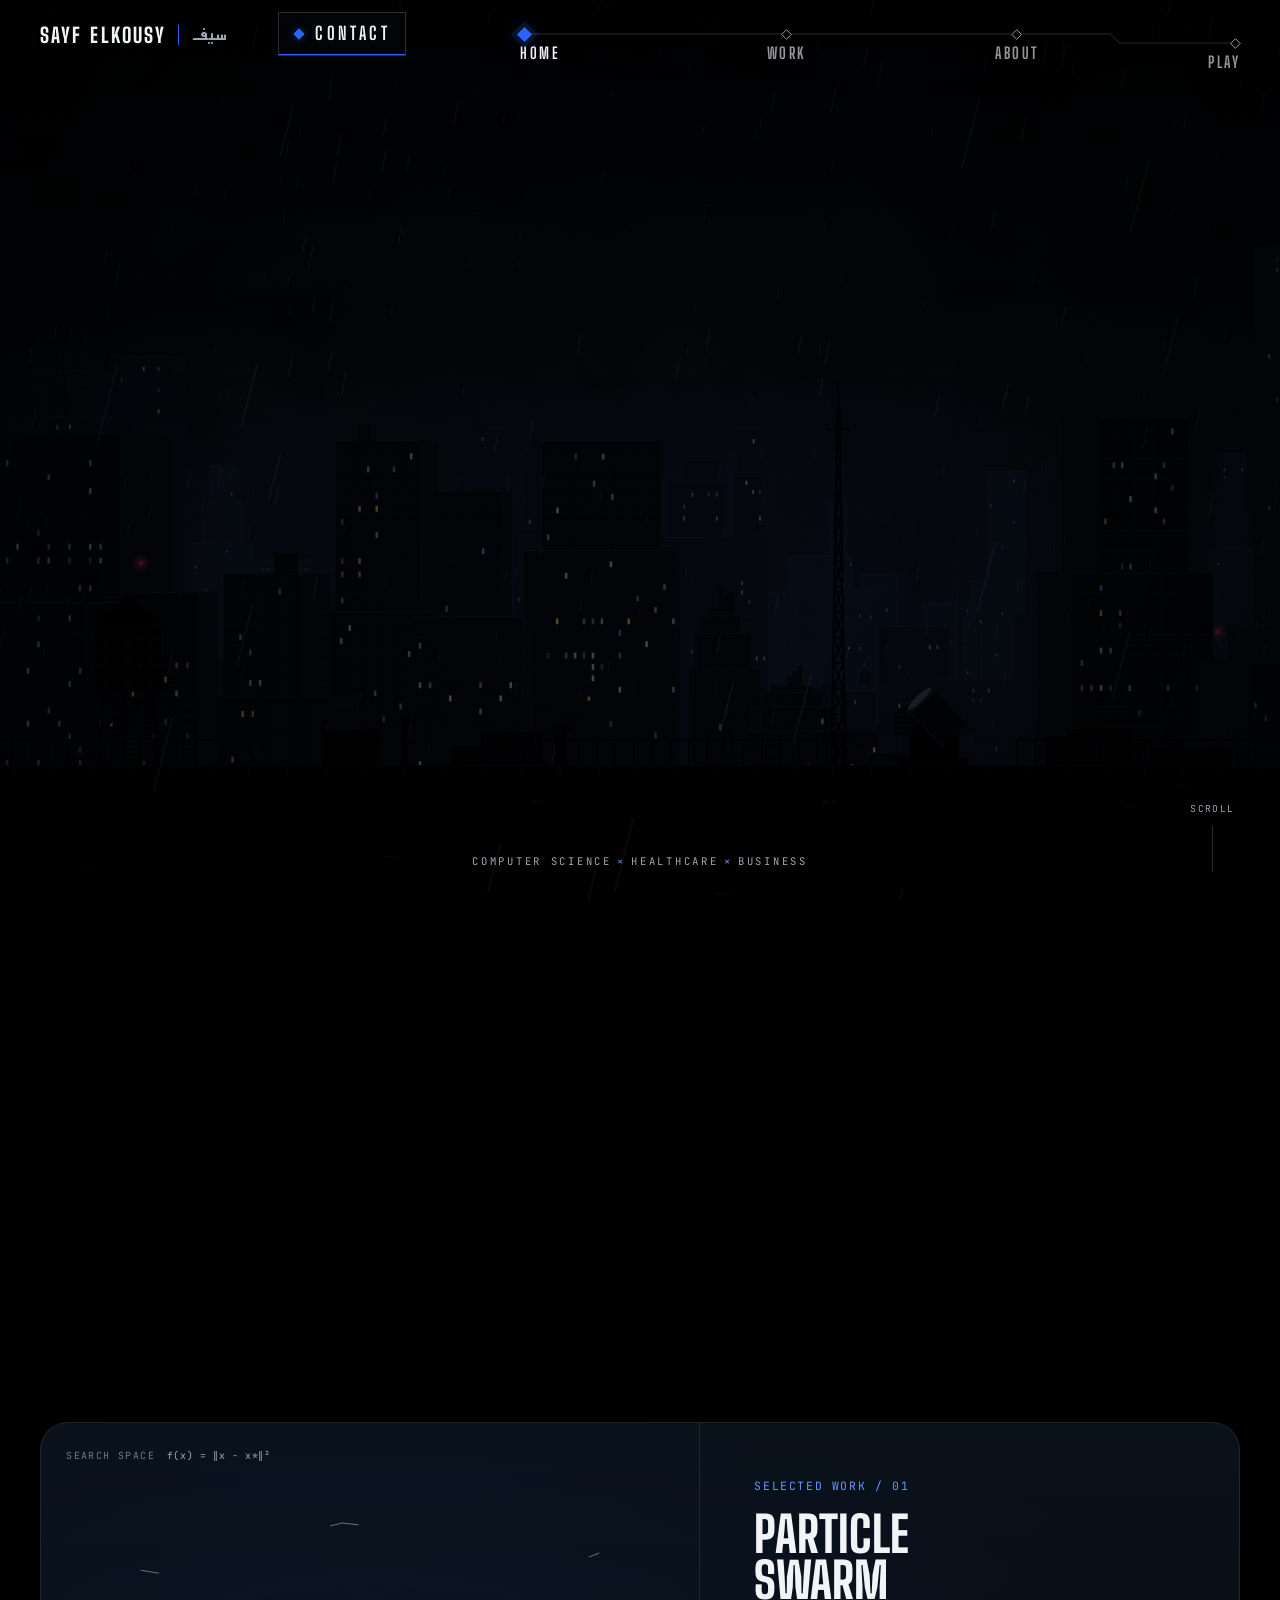
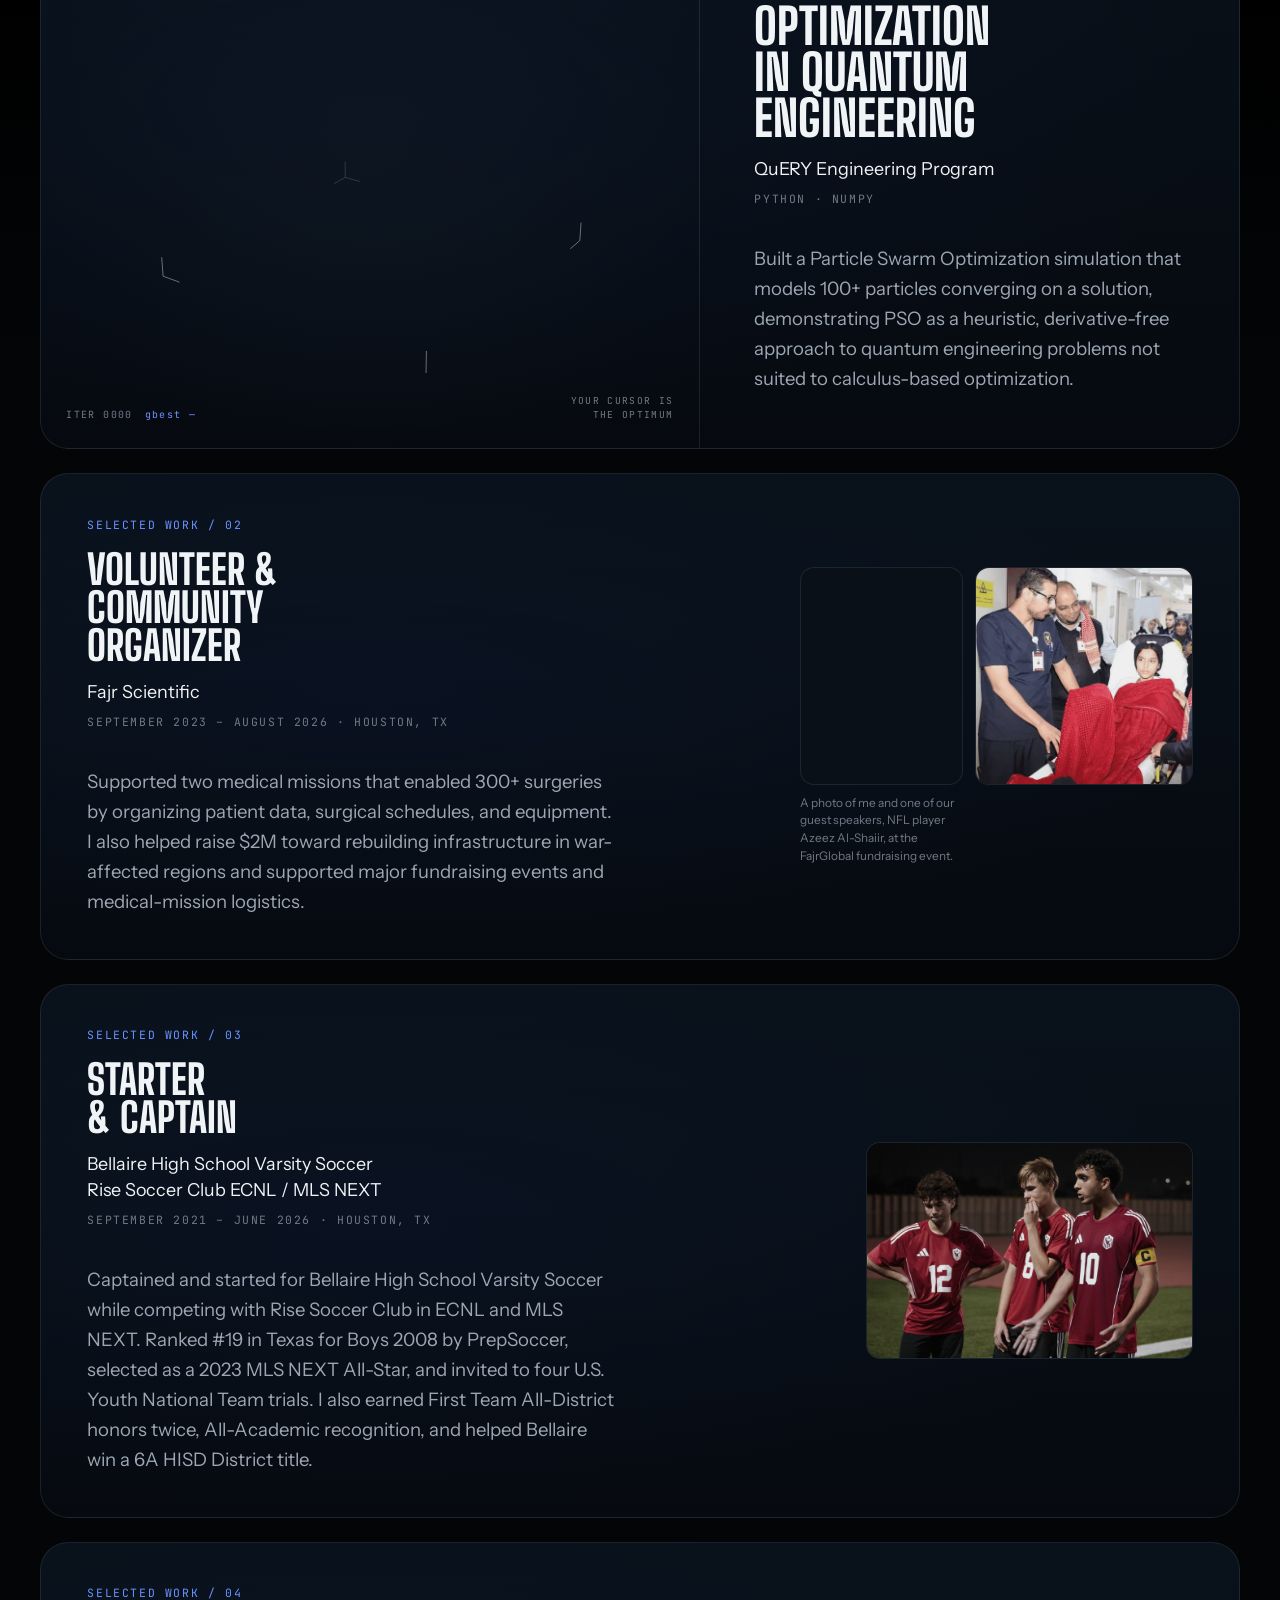
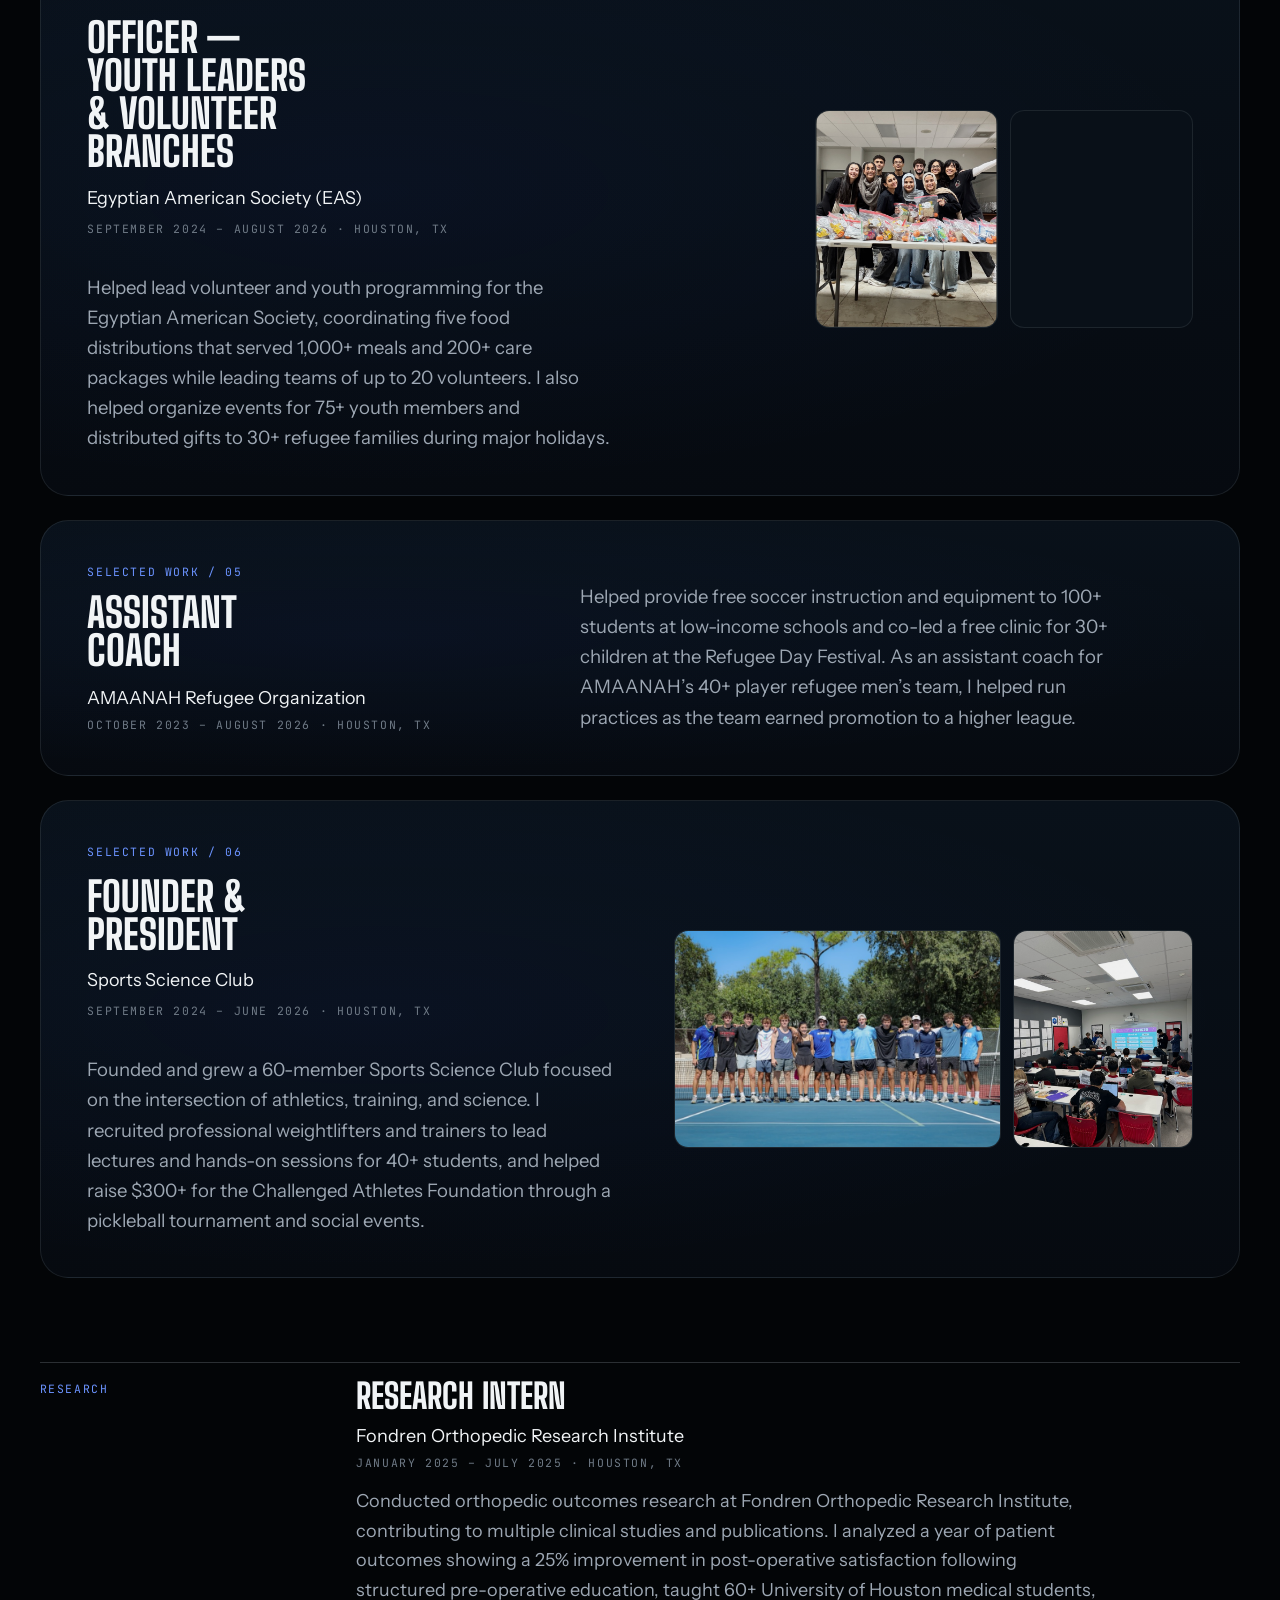
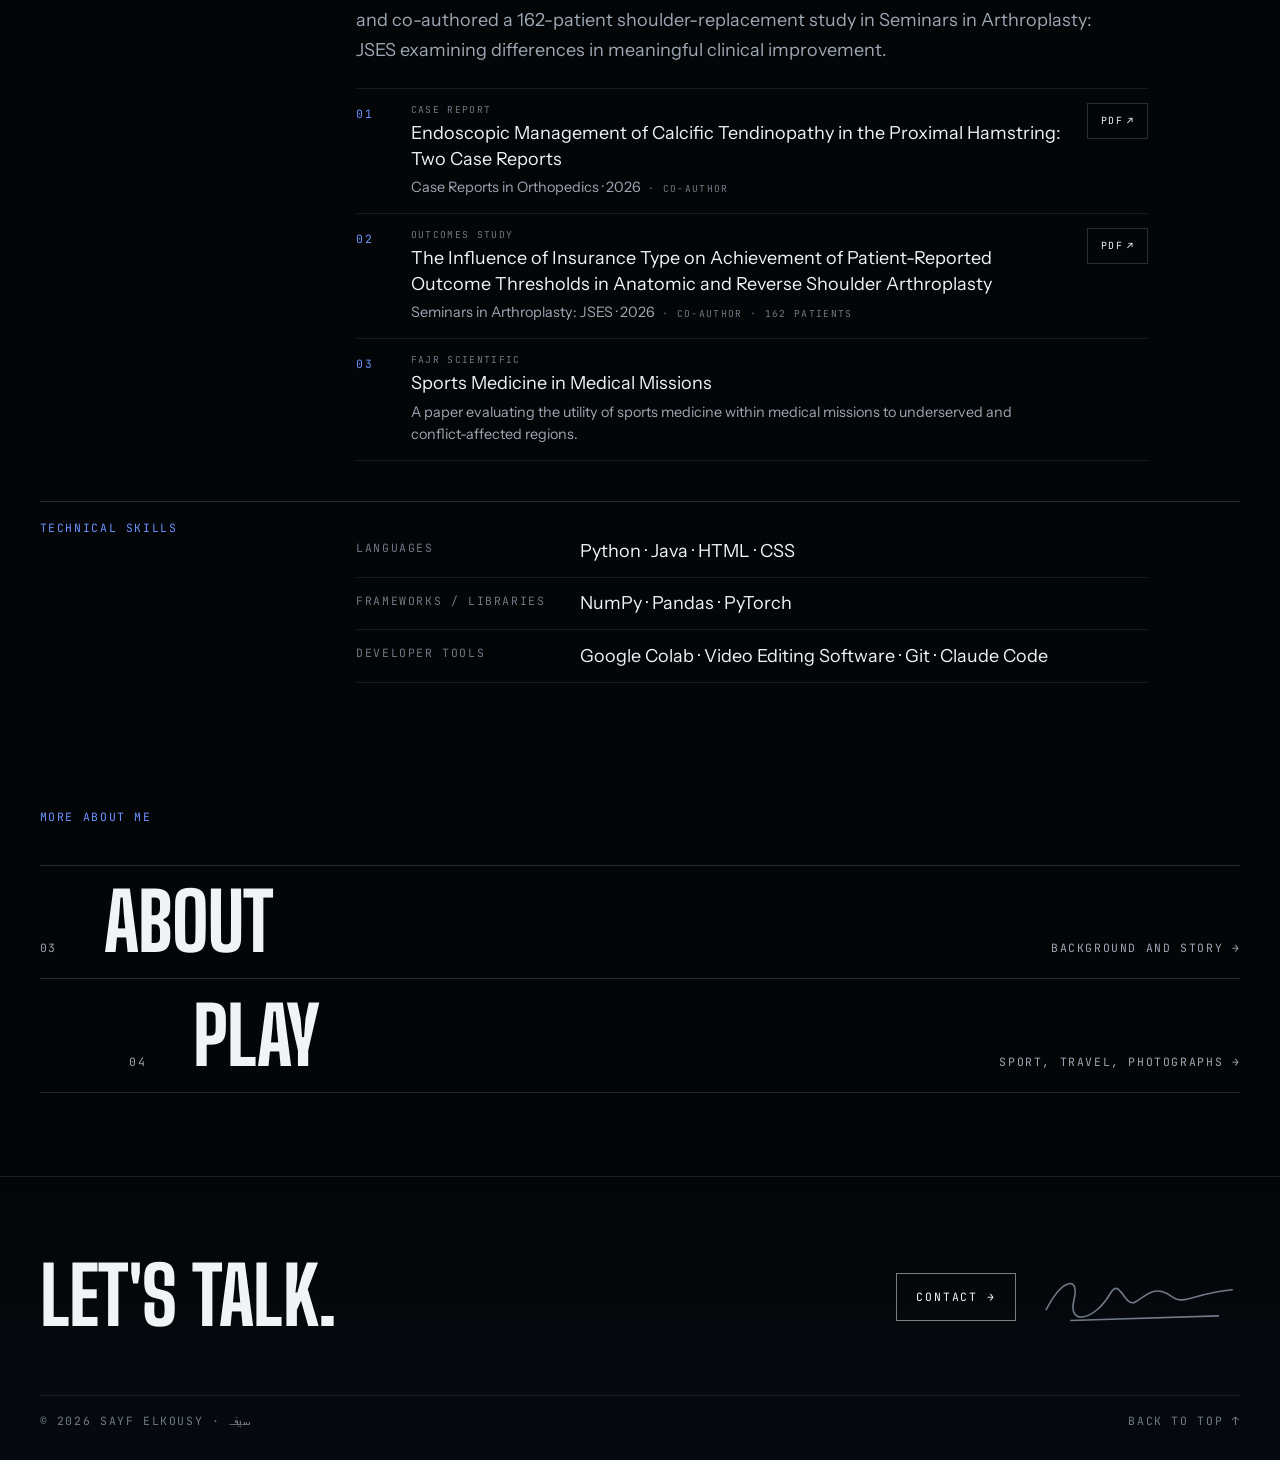
<file: index.html>
<!doctype html>
<html lang="en" dir="ltr">
<head>
  <meta charset="utf-8" />
  <meta name="viewport" content="width=device-width, initial-scale=1, viewport-fit=cover" />
  <title>Sayf Elkousy</title>
  <meta name="description" content="Sayf Elkousy — Houston-born, Egyptian American, interested in computer science and where it meets policy, business, and medicine." />
  <meta name="theme-color" content="#030507" />
  <meta name="color-scheme" content="dark" />
  <link rel="icon" href="assets/img/favicon.svg" type="image/svg+xml" />

  <link rel="preconnect" href="https://fonts.googleapis.com" />
  <link rel="preconnect" href="https://fonts.gstatic.com" crossorigin />
  <link rel="stylesheet" href="https://fonts.googleapis.com/css2?family=Big+Shoulders+Display:wght@300..900&family=Instrument+Sans:wdth,wght@75..100,400..700&family=JetBrains+Mono:wght@400;500&family=Reem+Kufi:wght@400..700&family=Caveat:wght@500;600&display=swap" />

  <link rel="stylesheet" href="assets/css/tokens.css" />
  <link rel="stylesheet" href="assets/css/base.css" />
  <link rel="stylesheet" href="assets/css/components.css" />
  <link rel="stylesheet" href="assets/css/nav.css" />
  <link rel="stylesheet" href="assets/css/sidebar.css" />
  <link rel="stylesheet" href="assets/css/transition.css" />
  <link rel="stylesheet" href="assets/css/cursor.css" />
  <link rel="stylesheet" href="assets/css/home.css" />
  <link rel="stylesheet" href="assets/css/work.css" />
  <link rel="stylesheet" href="assets/css/pso.css" />
  <link rel="stylesheet" href="assets/css/about.css" />
  <link rel="stylesheet" href="assets/css/play.css" />

  <script type="module" src="assets/js/main.js"></script>
</head>
<body>
  <a class="skip-link" href="#main">Skip to content</a>

  <!-- Layer 1: architectural grid, shared by every page -->
  <div class="grid-lines" aria-hidden="true"><i></i><i></i><i></i><i></i><i></i><i></i><i></i><i></i><i></i><i></i><i></i><i></i><i></i></div>

  <header id="site-nav" class="site-nav"></header>

  <main id="main" tabindex="-1">
    <noscript>
      <div class="noscript">
        <p class="mono">This site needs JavaScript.</p>
        <p>Sayf Elkousy. <a href="./#work">Work</a> · <a href="about">About</a> · <a href="play">Play</a> · <a href="mailto:sayfelkousy@gmail.com">Email</a></p>
      </div>
    </noscript>
  </main>

  <div id="route-transition" class="route-transition" aria-hidden="true"></div>
  <div id="route-announcer" class="visually-hidden" aria-live="polite" aria-atomic="true"></div>
</body>
</html>
</file>
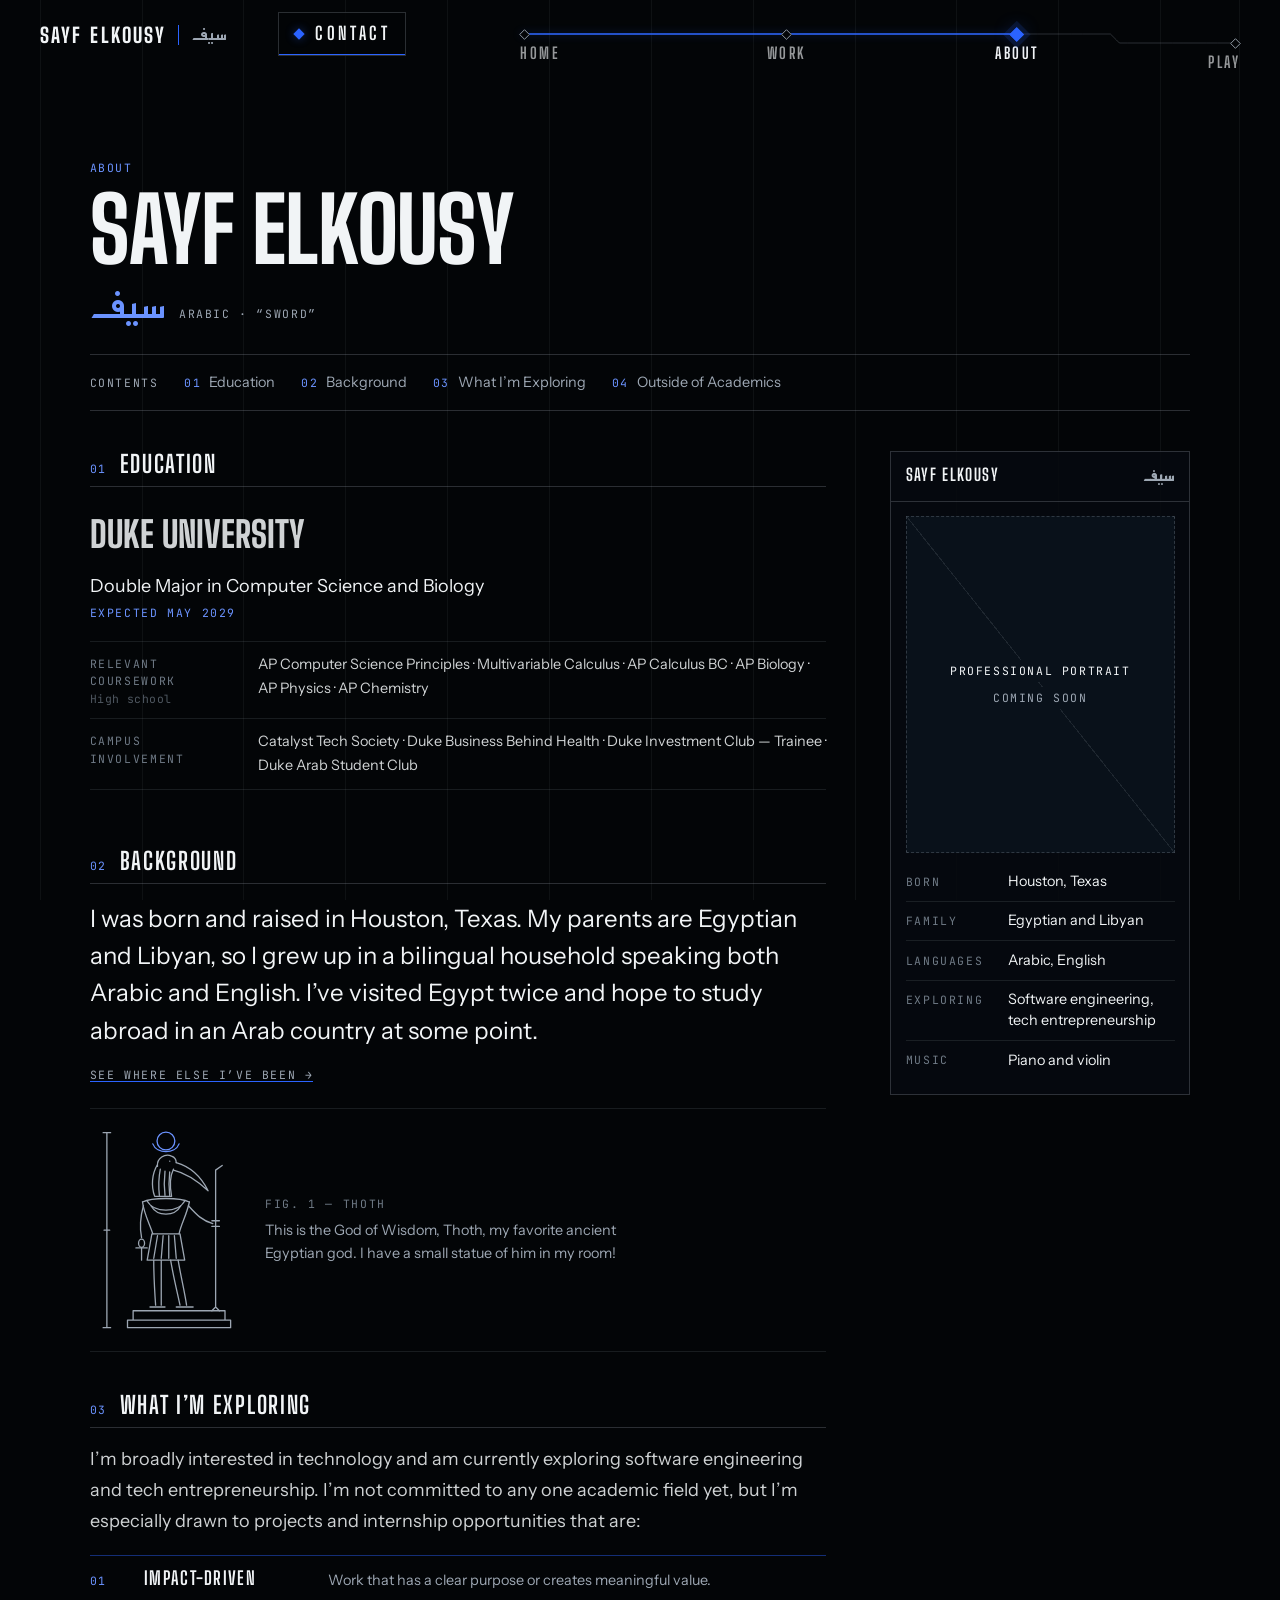
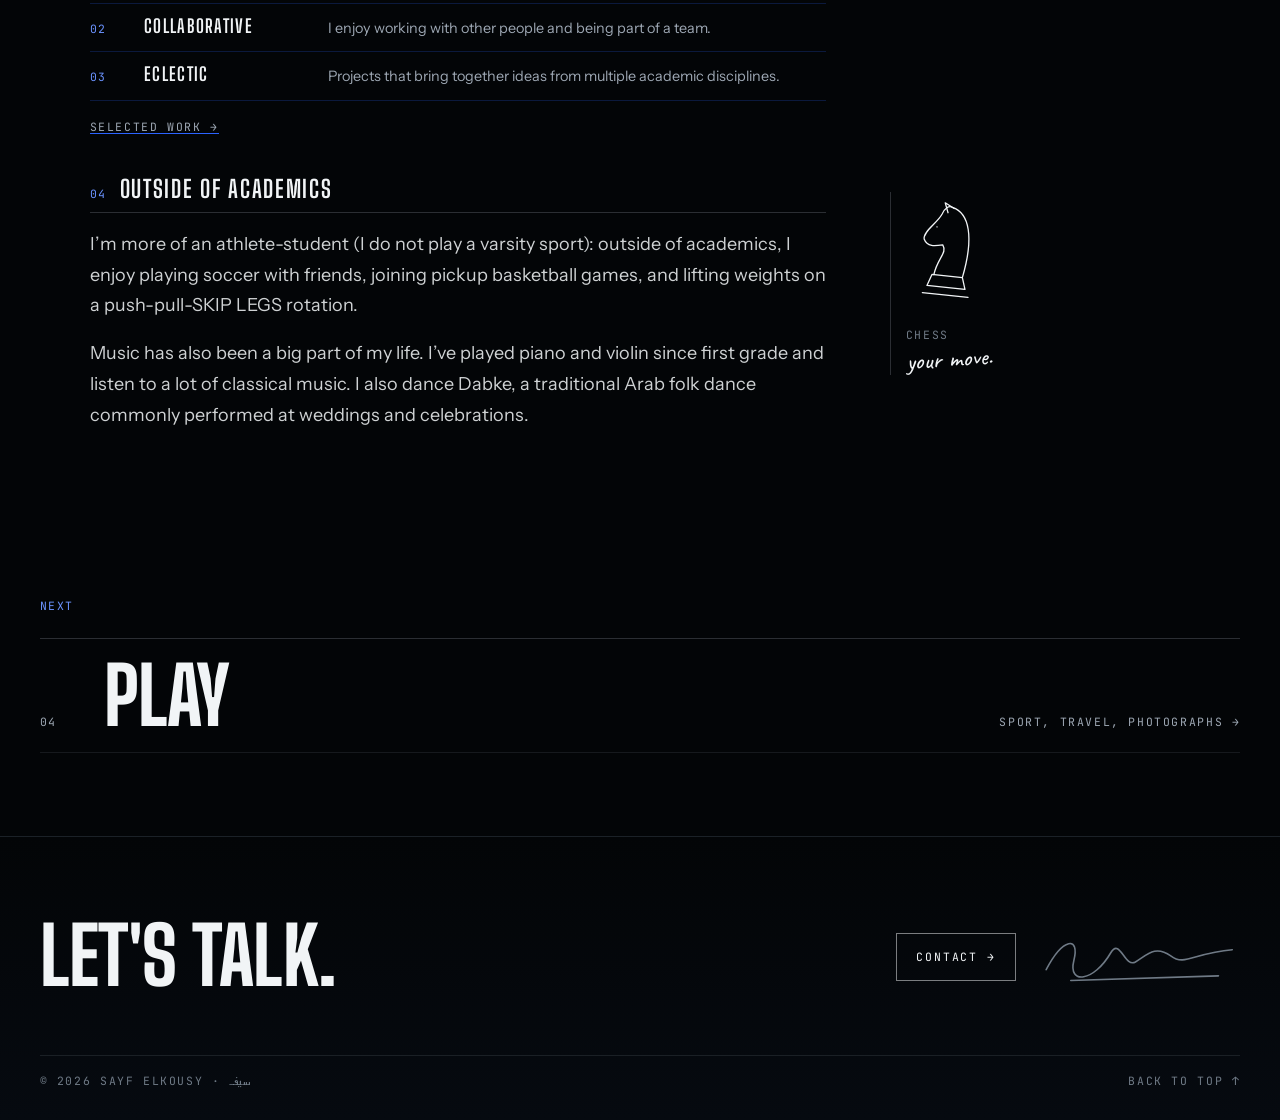
<file: about/index.html>
<!doctype html>
<!-- GENERATED by tools/build_routes.py from index.html — do not edit directly -->
<html lang="en" dir="ltr">
<head>
  <meta charset="utf-8" />
  <meta name="viewport" content="width=device-width, initial-scale=1, viewport-fit=cover" />
  <title>About — Sayf Elkousy</title>
  <meta name="description" content="Houston-born, Egyptian American, fluent in Arabic. The story so far." />
  <meta name="theme-color" content="#030507" />
  <meta name="color-scheme" content="dark" />
  <link rel="icon" href="../assets/img/favicon.svg" type="image/svg+xml" />

  <link rel="preconnect" href="https://fonts.googleapis.com" />
  <link rel="preconnect" href="https://fonts.gstatic.com" crossorigin />
  <link rel="stylesheet" href="https://fonts.googleapis.com/css2?family=Big+Shoulders+Display:wght@300..900&family=Instrument+Sans:wdth,wght@75..100,400..700&family=JetBrains+Mono:wght@400;500&family=Reem+Kufi:wght@400..700&family=Caveat:wght@500;600&display=swap" />

  <link rel="stylesheet" href="../assets/css/tokens.css" />
  <link rel="stylesheet" href="../assets/css/base.css" />
  <link rel="stylesheet" href="../assets/css/components.css" />
  <link rel="stylesheet" href="../assets/css/nav.css" />
  <link rel="stylesheet" href="../assets/css/sidebar.css" />
  <link rel="stylesheet" href="../assets/css/transition.css" />
  <link rel="stylesheet" href="../assets/css/cursor.css" />
  <link rel="stylesheet" href="../assets/css/home.css" />
  <link rel="stylesheet" href="../assets/css/work.css" />
  <link rel="stylesheet" href="../assets/css/pso.css" />
  <link rel="stylesheet" href="../assets/css/about.css" />
  <link rel="stylesheet" href="../assets/css/play.css" />

  <script type="module" src="../assets/js/main.js"></script>
</head>
<body>
  <a class="skip-link" href="#main">Skip to content</a>

  <!-- Layer 1: architectural grid, shared by every page -->
  <div class="grid-lines" aria-hidden="true"><i></i><i></i><i></i><i></i><i></i><i></i><i></i><i></i><i></i><i></i><i></i><i></i><i></i></div>

  <header id="site-nav" class="site-nav"></header>

  <main id="main" tabindex="-1">
    <noscript>
      <div class="noscript">
        <p class="mono">This site needs JavaScript.</p>
        <p>Sayf Elkousy. <a href=".././#work">Work</a> · <a href="../about">About</a> · <a href="../play">Play</a> · <a href="mailto:sayfelkousy@gmail.com">Email</a></p>
      </div>
    </noscript>
  </main>

  <div id="route-transition" class="route-transition" aria-hidden="true"></div>
  <div id="route-announcer" class="visually-hidden" aria-live="polite" aria-atomic="true"></div>
</body>
</html>
</file>
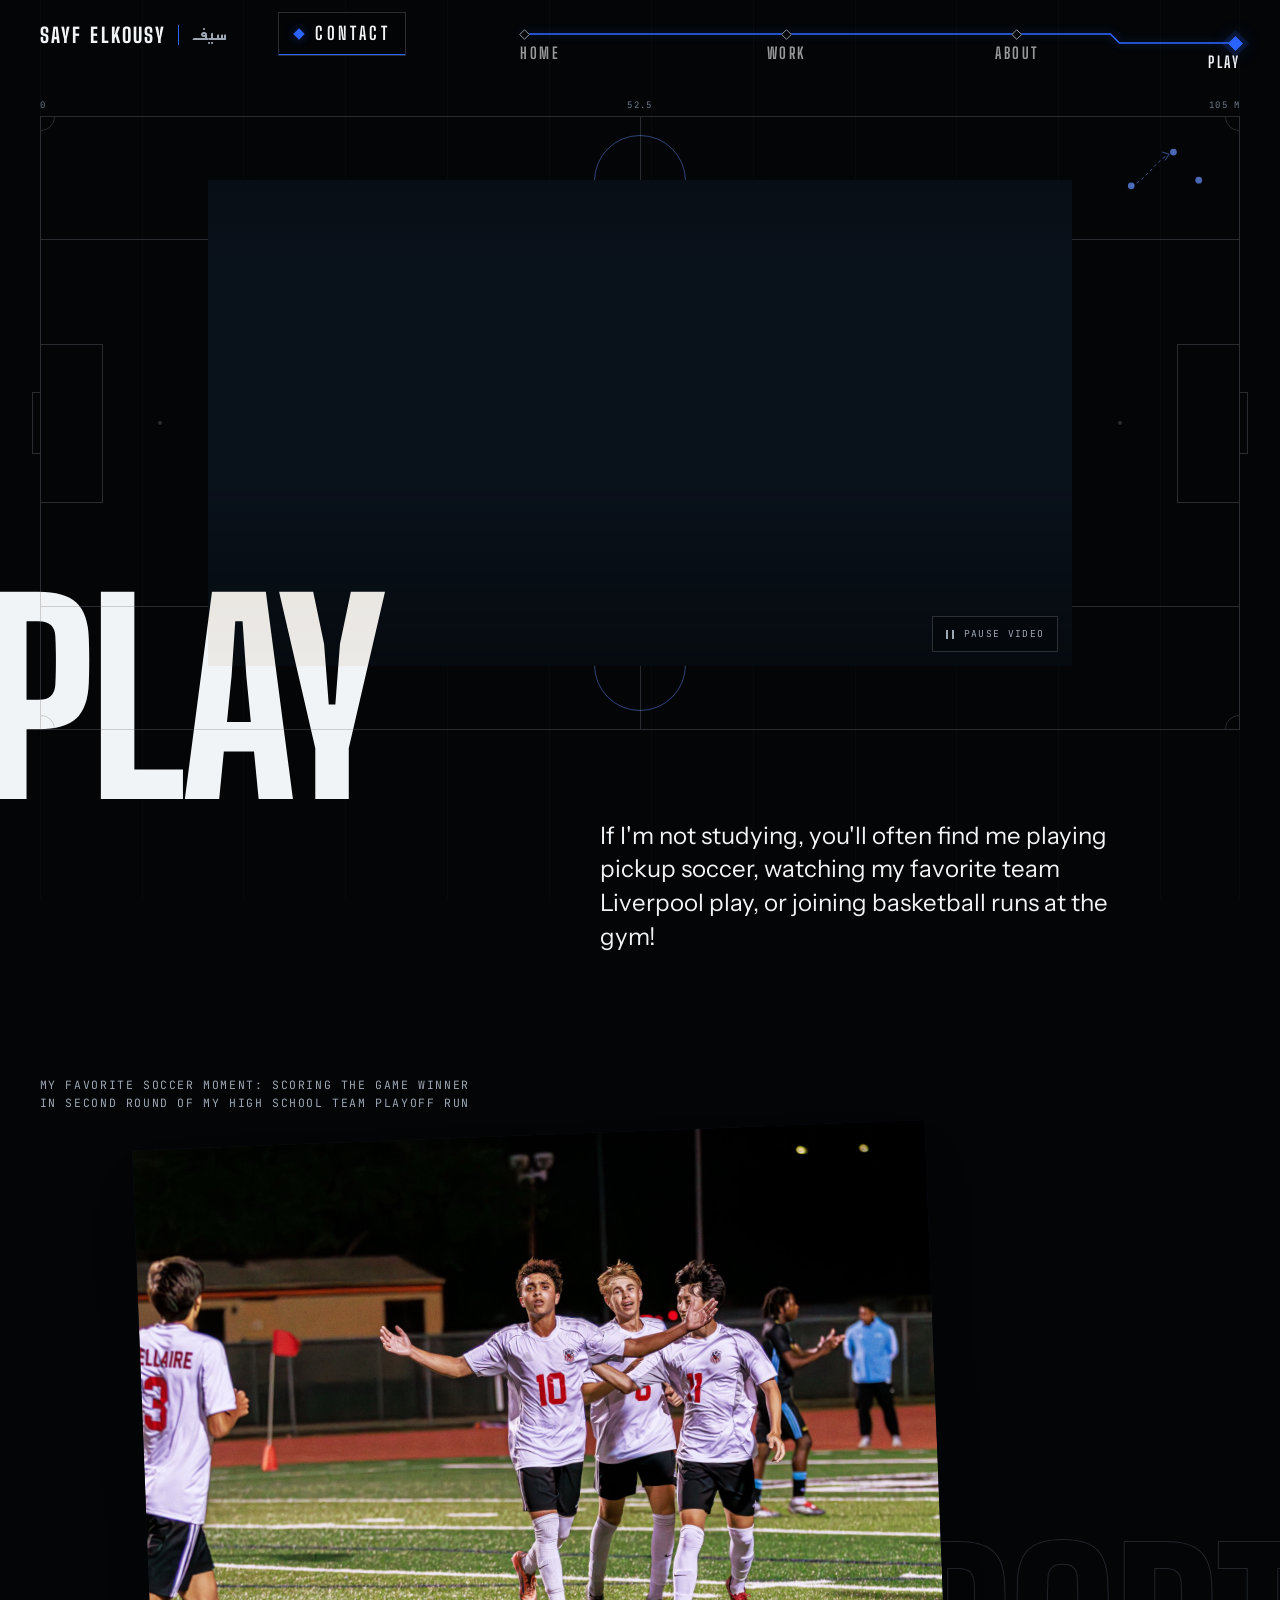
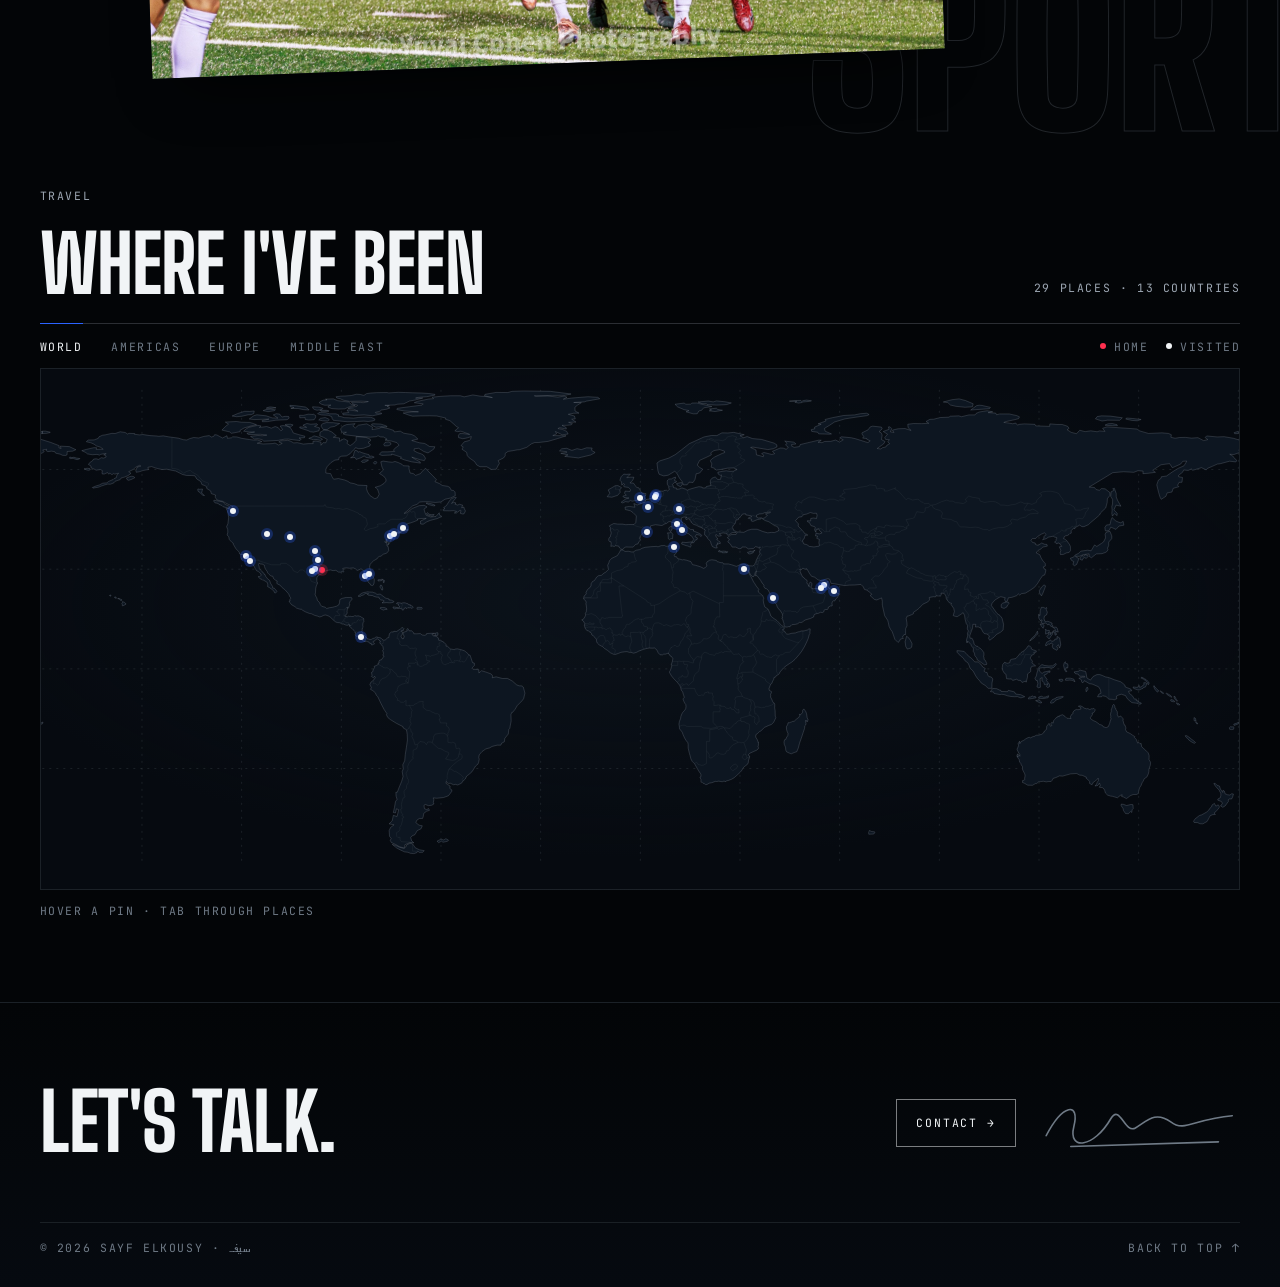
<file: play/index.html>
<!doctype html>
<!-- GENERATED by tools/build_routes.py from index.html — do not edit directly -->
<html lang="en" dir="ltr">
<head>
  <meta charset="utf-8" />
  <meta name="viewport" content="width=device-width, initial-scale=1, viewport-fit=cover" />
  <title>Play — Sayf Elkousy</title>
  <meta name="description" content="Soccer, travel, friends — life away from the screen." />
  <meta name="theme-color" content="#030507" />
  <meta name="color-scheme" content="dark" />
  <link rel="icon" href="../assets/img/favicon.svg" type="image/svg+xml" />

  <link rel="preconnect" href="https://fonts.googleapis.com" />
  <link rel="preconnect" href="https://fonts.gstatic.com" crossorigin />
  <link rel="stylesheet" href="https://fonts.googleapis.com/css2?family=Big+Shoulders+Display:wght@300..900&family=Instrument+Sans:wdth,wght@75..100,400..700&family=JetBrains+Mono:wght@400;500&family=Reem+Kufi:wght@400..700&family=Caveat:wght@500;600&display=swap" />

  <link rel="stylesheet" href="../assets/css/tokens.css" />
  <link rel="stylesheet" href="../assets/css/base.css" />
  <link rel="stylesheet" href="../assets/css/components.css" />
  <link rel="stylesheet" href="../assets/css/nav.css" />
  <link rel="stylesheet" href="../assets/css/sidebar.css" />
  <link rel="stylesheet" href="../assets/css/transition.css" />
  <link rel="stylesheet" href="../assets/css/cursor.css" />
  <link rel="stylesheet" href="../assets/css/home.css" />
  <link rel="stylesheet" href="../assets/css/work.css" />
  <link rel="stylesheet" href="../assets/css/pso.css" />
  <link rel="stylesheet" href="../assets/css/about.css" />
  <link rel="stylesheet" href="../assets/css/play.css" />

  <script type="module" src="../assets/js/main.js"></script>
</head>
<body>
  <a class="skip-link" href="#main">Skip to content</a>

  <!-- Layer 1: architectural grid, shared by every page -->
  <div class="grid-lines" aria-hidden="true"><i></i><i></i><i></i><i></i><i></i><i></i><i></i><i></i><i></i><i></i><i></i><i></i><i></i></div>

  <header id="site-nav" class="site-nav"></header>

  <main id="main" tabindex="-1">
    <noscript>
      <div class="noscript">
        <p class="mono">This site needs JavaScript.</p>
        <p>Sayf Elkousy. <a href=".././#work">Work</a> · <a href="../about">About</a> · <a href="../play">Play</a> · <a href="mailto:sayfelkousy@gmail.com">Email</a></p>
      </div>
    </noscript>
  </main>

  <div id="route-transition" class="route-transition" aria-hidden="true"></div>
  <div id="route-announcer" class="visually-hidden" aria-live="polite" aria-atomic="true"></div>
</body>
</html>
</file>
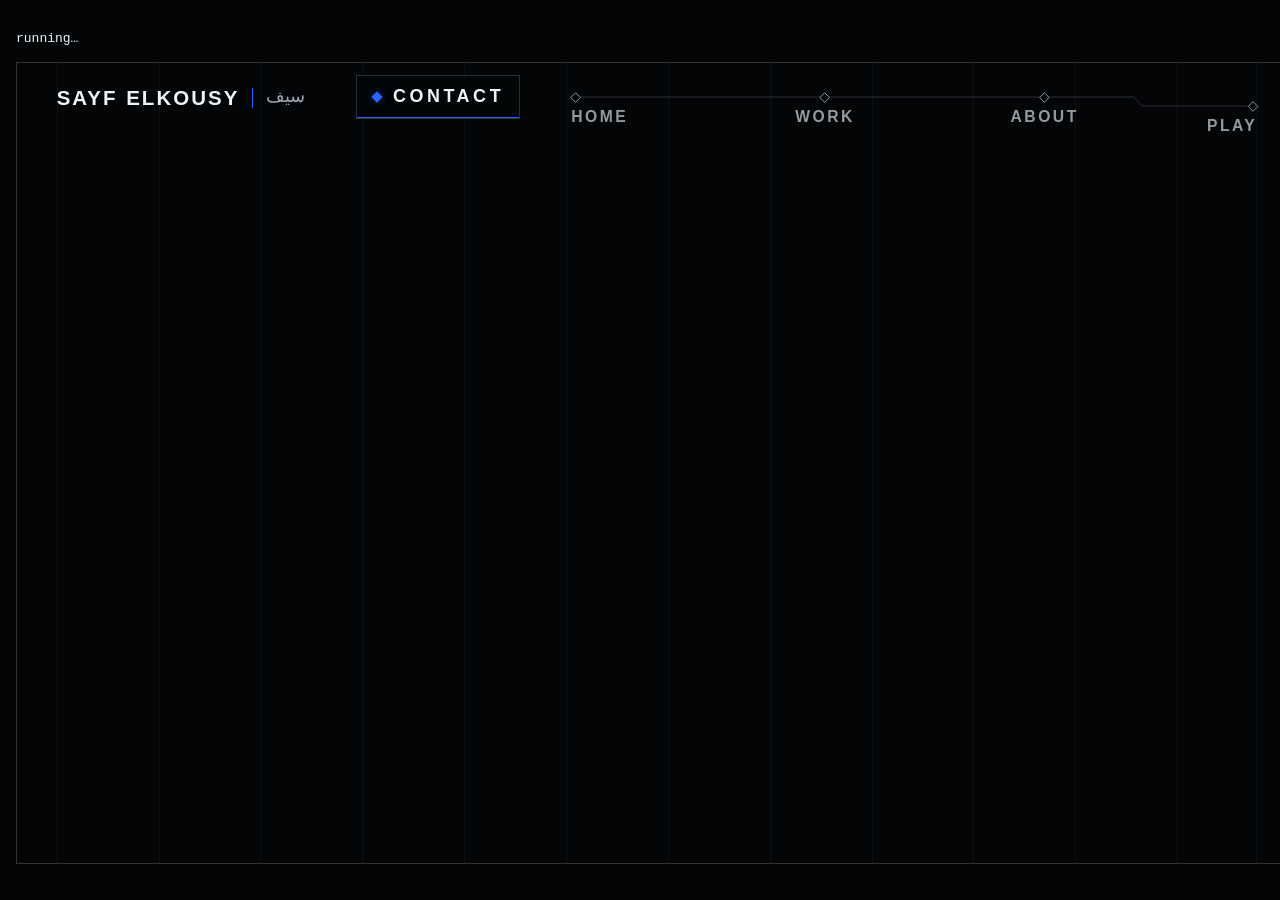
<file: tests/index.html>
<!doctype html>
<html lang="en">
<head>
  <meta charset="utf-8" />
  <title>Route tests — Sayf Elkousy</title>
  <style>
    body { background: #030507; color: #f1f4f6; font: 13px/1.5 ui-monospace, Menlo, monospace; margin: 0; padding: 16px; }
    iframe { width: 1280px; height: 800px; border: 1px solid #333; }
    .pass { color: #6b93ff; } .fail { color: #ff304f; }
  </style>
</head>
<body>
  <!--
    Open http://localhost:8000/tests/ in a browser to run.
    Drives the real site in an iframe: direct loads, the /work → /#work
    redirect, Home ↔ Work in-page scrolling (no transition), link clicks,
    Back/Forward, rapid-click stacking, trailing slashes, 404s, the Contact
    sidebar, the PSO visual's lifecycle, and uncaught errors.
    ?rm=1 runs the same suite with reduced motion emulated by the page.
  -->
  <pre id="out">running…</pre>
  <iframe id="f" title="site under test"></iframe>
  <script type="module">
    const out = document.getElementById('out');
    const f = document.getElementById('f');
    const lines = [];
    let failures = 0;
    const log = (ok, msg) => { if (!ok) failures++; lines.push(`${ok ? 'PASS' : 'FAIL'}  ${msg}`); };
    const sleep = (ms) => new Promise((r) => setTimeout(r, ms));
    const W = () => f.contentWindow;
    const D = () => f.contentDocument;
    const errors = [];

    // The site may live in a sub-folder (GitHub Pages: /<repo>/). Tests speak in
    // app paths ('/about') and convert: U() → real URL path, app() → back.
    const B = location.pathname.replace(/tests\/.*$/, '');
    const U = (p) => B + p.replace(/^\//, '');
    const app = (p) => (p.startsWith(B) ? '/' + p.slice(B.length) : p);

    function load(url) {
      return new Promise((res) => {
        f.onload = async () => {
          W().addEventListener('error', (e) => errors.push(`${url}: ${e.message}`));
          W().addEventListener('unhandledrejection', (e) => errors.push(`${url}: ${e.reason}`));
          await sleep(900);
          res();
        };
        f.src = U(url);
      });
    }
    // Pages are identified by <body data-page>, not by headline copy (which will change).
    const h1 = () => D().body.dataset.page || '';
    const current = () => { const h = D().querySelector('.station a[aria-current]')?.getAttribute('href'); return h && app(h); };
    const path = () => app(W().location.pathname);
    const clickStation = (href) => D().querySelector(`.station a[href="${U(href)}"]`).click();
    const settle = async () => { for (let i = 0; i < 60; i++) { await sleep(100); if (!W().__sayf.router.busy) return; } };

    const expectPage = (name, href, label) => {
      log(path() === href, `${label}: url is ${href} (got ${path()})`);
      log(h1().includes(name), `${label}: page content is "${name}" (h1="${h1().slice(0, 40)}")`);
      log(current() === href, `${label}: nav marks ${href} current (got ${current()})`);
    };

    try {
      // 1. Direct loads
      for (const [href, name] of [['/', 'home'], ['/about', 'about'], ['/play', 'play']]) {
        await load(href);
        log(path() === href, `direct ${href}: url`);
        log(h1().includes(name), `direct ${href}: content (page="${h1()}")`);
      }

      // 2. Old /work redirects to /#work and lands on the section
      await load('/work'); await sleep(600);
      log(path() === '/' && W().location.hash === '#work', `/work redirects to /#work (got ${path()}${W().location.hash})`);
      log(h1() === 'home', `/work renders home (page="${h1()}")`);
      const workTop = () => D().getElementById('work').getBoundingClientRect().top;
      log(Math.abs(workTop() - 88) < 40, `/#work lands on the section (top=${Math.round(workTop())})`);
      log(current() === '/#work', `/#work lights WORK (got ${current()})`);
      await load('/work/');
      log(path() === '/' && W().location.hash === '#work', `/work/ redirects too (got ${path()}${W().location.hash})`);

      // 3. Trailing slash is canonicalised without a new history entry
      await load('/about/');
      log(path() === '/about', `trailing slash → /about (got ${path()})`);

      // 4. Unknown path
      await load('/does-not-exist');
      log(h1() === 'lost', `404 route renders lost page (page="${h1()}")`);

      // 5. Home ↔ Work: an in-page scroll, never the route transition
      await load('/');
      let runs = 0;
      const t = W().__sayf.transition;
      const orig = t.run.bind(t);
      t.run = (...a) => { runs++; return orig(...a); };
      const len = W().history.length;
      clickStation('/#work'); await sleep(1800);
      log(runs === 0, `HOME → WORK ran no route transition (${runs})`);
      log(path() === '/' && W().location.hash === '#work', `WORK → url /#work (got ${path()}${W().location.hash})`);
      log(Math.abs(workTop() - 88) < 40, `WORK scrolled to #work (top=${Math.round(workTop())})`);
      log(current() === '/#work', `nav lights WORK after scrolling (got ${current()})`);
      log(W().history.length === len, 'section jump adds no history entry');
      clickStation('/'); await sleep(1800);
      log(runs === 0, `WORK → HOME ran no route transition (${runs})`);
      log(W().scrollY < 4 && W().location.hash === '', `HOME → top of / (y=${W().scrollY}, hash="${W().location.hash}")`);
      log(current() === '/', `nav lights HOME at the top (got ${current()})`);
      W().scrollTo(0, D().getElementById('work').offsetTop); await sleep(500);
      log(current() === '/#work', `scrolling into #work lights WORK (got ${current()})`);
      W().scrollTo(0, 0); await sleep(500);
      log(current() === '/', `scrolling back up lights HOME (got ${current()})`);

      // 6. Click navigation across pages
      clickStation('/about'); await settle();
      expectPage('about', '/about', 'click about');
      log(runs === 1, `HOME → ABOUT used the route transition (${runs})`);
      clickStation('/#work'); await settle(); await sleep(1500);
      log(path() === '/' && W().location.hash === '#work' && h1() === 'home', `ABOUT → WORK lands on / #work (got ${path()}${W().location.hash}, ${h1()})`);
      log(Math.abs(workTop() - 88) < 40, `ABOUT → WORK scrolled to the section (top=${Math.round(workTop())})`);
      log(current() === '/#work', `ABOUT → WORK lights WORK (got ${current()})`);
      clickStation('/play'); await settle();
      expectPage('play', '/play', 'click play');

      // 7. Back / Forward
      W().history.back(); await sleep(200); await settle(); await sleep(400);
      log(path() === '/' && h1() === 'home', `back → / (got ${path()}, ${h1()})`);
      log(Math.abs(workTop() - 88) < 60, `back restores the #work scroll (top=${Math.round(workTop())})`);
      W().history.back(); await sleep(200); await settle();
      expectPage('about', '/about', 'back again');
      W().history.forward(); await sleep(200); await settle();
      log(path() === '/' && h1() === 'home', `forward → / (got ${path()}, ${h1()})`);
      W().history.forward(); await sleep(200); await settle();
      expectPage('play', '/play', 'forward again');

      // 8. Rapid clicks do not stack: count overlay runs
      runs = 0; // same document since step 5: the counter is still wrapped around transition.run
      clickStation('/about'); await sleep(30);
      clickStation('/play'); await sleep(30);
      clickStation('/about'); await sleep(30);
      clickStation('/play');
      await settle();
      expectPage('play', '/play', 'rapid clicks');
      log(runs <= 2, `rapid clicks ran ${runs} transition(s) (≤ 2 expected)`);
      const overlayShown = D().querySelector('#route-transition').classList.contains('is-active');
      log(!overlayShown, 'overlay is cleared after navigation');

      // 9. Back during a transition
      clickStation('/about'); await sleep(60);
      W().history.back(); await settle();
      log(path() === '/play' && h1().includes('play'), `back mid-transition lands on /play (got ${path()}, h1=${h1()})`);

      // 10. Focus moves to main after navigation; title updates
      clickStation('/about'); await settle();
      log(D().activeElement?.id === 'main', `focus moved to main (got ${D().activeElement?.tagName}#${D().activeElement?.id})`);
      log(D().title.startsWith('About'), `document title updated ("${D().title}")`);

      // 11. Contact: on the left, labelled Contact, opens the sidebar (from the left)
      const key = (k) => D().dispatchEvent(new (W().KeyboardEvent)('keydown', { key: k, bubbles: true }));
      const trigger = D().querySelector('.nav-contact');
      log(!!trigger && trigger.textContent.trim() === 'Contact', `trigger reads "Contact" (got "${trigger?.textContent.trim()}")`);
      log(!/menu/i.test(D().getElementById('site-nav').textContent), 'no "Menu" label left in the nav');
      const tr = trigger.getBoundingClientRect();
      log(tr.right < W().innerWidth / 2, `Contact sits on the left (x=${Math.round(tr.left)}–${Math.round(tr.right)})`);
      log(tr.height >= 44 && tr.width >= 120, `Contact is a generous target (${Math.round(tr.width)}×${Math.round(tr.height)})`);
      trigger.focus(); trigger.click(); await sleep(450);
      const sb = W().__sayf.sidebar;
      log(sb.isOpen && !D().querySelector('.sb').hidden, 'sidebar opens from Contact');
      log(Math.round(D().querySelector('.sb__panel').getBoundingClientRect().left) === 0, 'sidebar panel is on the left');
      log(trigger.getAttribute('aria-expanded') === 'true', 'Contact has aria-expanded=true');
      log(D().getElementById('main').inert, 'page behind the sidebar is inert');
      log(D().documentElement.classList.contains('sb-open'), 'background scroll is locked');
      log(D().querySelectorAll('.sb__contact[href]').length >= 2, 'sidebar lists contact links');
      key('Escape'); await sleep(400);
      log(!sb.isOpen, 'Escape closes the sidebar');
      log(D().activeElement === trigger, 'focus returns to Contact');
      trigger.click(); await sleep(400);
      D().querySelector('.sb__scrim').click(); await sleep(400);
      log(!sb.isOpen, 'clicking outside closes the sidebar');
      trigger.click(); await sleep(400);
      D().querySelector(`.sb__nav a[href="${U('/#work')}"]`).click(); await settle(); await sleep(1500);
      log(!sb.isOpen && path() === '/' && Math.abs(workTop() - 88) < 40, `sidebar WORK link goes to /#work (got ${path()}${W().location.hash}, top=${Math.round(workTop())})`);

      // 12. PSO visual: runs on screen, pauses off screen, stops on unmount
      await load('/?fresh=1#work'); await sleep(800);
      const canvas = D().querySelector('.pso__canvas');
      const iter = () => D().querySelector('.pso__iter').textContent;
      const i0 = iter(); await sleep(600);
      if (W().matchMedia('(prefers-reduced-motion: reduce)').matches) {
        log(!!canvas && iter() === i0, `reduced motion: PSO is a still frame (${i0} → ${iter()})`);
      } else {
        log(!!canvas && iter() !== i0, `PSO animates while visible (${i0} → ${iter()})`);
      }
      W().scrollTo(0, 0); await sleep(700);
      const i1 = iter(); await sleep(600);
      log(iter() === i1, `PSO pauses off screen (${i1} → ${iter()})`);
      log(D().querySelector('.ach__desc').textContent === 'Built a Particle Swarm Optimization simulation that models 100+ particles converging on a solution, demonstrating PSO as a heuristic, derivative-free approach to quantum engineering problems not suited to calculus-based optimization.', 'PSO description is exact');
      log(D().querySelectorAll('.ach').length >= 1 && getComputedStyle(D().querySelector('.ach')).borderTopLeftRadius !== '0px', 'achievement is a rounded card');
      // Work cards: one shared structure, PSO first, photo slots, research + skills after
      const cards = [...D().querySelectorAll('#work .ach')];
      log(cards.map((c) => c.id).join(',') === 'pso,fajr,soccer,eas,amaanah,sports-science', `six cards in order (${cards.map((c) => c.id)})`);
      const cs = cards.map((c) => getComputedStyle(c));
      log(new Set(cs.map((c) => c.borderTopLeftRadius + '|' + c.borderTopColor)).size === 1, 'all cards share radius + border');
      log(cards.slice(1).every((c) => c.getBoundingClientRect().height < cards[0].getBoundingClientRect().height), `photo/text cards are more compact than PSO (${cards.map((c) => Math.round(c.getBoundingClientRect().height))})`);
      log(!!D().querySelector('#pso canvas.pso__canvas') && !D().querySelector('#pso img'), 'PSO keeps its interactive visual');
      const imgs = (id) => [...D().querySelectorAll(`#${id} .ach__photos img`)].map((i) => app(i.getAttribute('src')));
      log(imgs('soccer').join() === '/assets/photos/captain.jpg', `soccer photo (${imgs('soccer')})`);
      log(imgs('sports-science').join() === '/assets/photos/sportsscience.jpg,/assets/photos/science.jpg', `sports science photos (${imgs('sports-science')})`);
      log(imgs('fajr').join() === '/assets/photos/Fajr.jpg,/assets/photos/fajrsurgicalcare.jpg', `fajr photos (${imgs('fajr')})`);
      log(imgs('eas').join() === '/assets/photos/EAS.jpg,/assets/photos/Dabke.jpg', `eas photos (${imgs('eas')})`);
      log(D().getElementById('amaanah').classList.contains('ach--text') && !D().querySelector('#amaanah img, #amaanah .ach__photos'), 'AMAANAH is text-only');
      log(D().querySelector('#fajr .ach__fig:first-child figcaption')?.textContent === 'A photo of me and one of our guest speakers, NFL player Azeez Al-Shaiir, at the FajrGlobal fundraising event.', 'Fajr caption sits under Fajr.jpg');
      log(!D().querySelector('#work .ach__photos figure figure, #work .ach__photos img + img'), 'no image nested in another');
      const all = [...D().querySelectorAll('#work .ach__photos img')];
      all.forEach((i) => { i.loading = 'eager'; });
      await sleep(2500);
      log(all.every((i) => i.complete && i.naturalWidth > 0), `all ${all.length} work photos load (${all.filter((i) => !(i.complete && i.naturalWidth)).map((i) => i.currentSrc).join(' ') || 'ok'})`);
      const pdfs = [...D().querySelectorAll('.pub__pdf[href]')];
      log(pdfs.length === 2 && pdfs.every((a) => a.target === '_blank'), `2 research PDF links open in a new tab (${pdfs.length})`);
      log(!!D().querySelector('#work .ref') && /Research Intern/.test(D().querySelector('#work .work__ref').textContent) && /Claude Code/.test(D().querySelector('#work .work__ref').textContent), 'Research + Technical Skills follow the cards');
      const cv = D().querySelector('.sb__contact[href$=".pdf"]');
      log(!!cv && cv.target === '_blank' && !cv.hasAttribute('download'), 'Contact → Resume opens the PDF in a new tab');
      log(!/what happens|when technology|everything it touches|common thread|still figuring|pick a direction/i.test(D().getElementById('main').innerText), 'old Work intro + intersections copy is gone');

      // 13. No placeholders reach visitors, on any page
      for (const href of ['/', '/about', '/play']) {
        await load(href);
        const txt = D().getElementById('main').innerText;
        log(!/\[[^\]]*\]/.test(txt) && !D().querySelector('.ph'), `${href}: no [placeholder] content visible`);
      }

      // 14. Play media + travel map (still on /play)
      const v = D().querySelector('video.play-open__video');
      log(!!v && v.muted && v.loop && v.playsInline, 'Play hero video is muted, looping, inline');
      await sleep(800);
      log(v && v.readyState >= 1 && !v.error, `hero video loads (readyState ${v?.readyState})`);
      const img = D().querySelector('.shot img');
      img?.scrollIntoView(); await sleep(1500);
      log(img && img.complete && img.naturalWidth > 0, 'Play photo loads');
      const { travelLocations } = await W().eval(`import('${U('/assets/js/data/travel.js')}')`);
      log(D().querySelectorAll('.tmap__pin').length === travelLocations.length, `one map pin per travel entry (${travelLocations.length})`);
      const pin = D().querySelector('.tmap__pin:not(.is-out)');
      pin.focus({ focusVisible: true }); pin.click(); await sleep(250);
      log(!D().querySelector('.tmap__tip').hidden, 'activating a pin shows its card');
    } catch (e) {
      log(false, 'harness crashed: ' + e.message);
    }
    log(errors.length === 0, `no uncaught errors${errors.length ? ': ' + errors.join(' | ') : ''}`);
    out.textContent = `${failures ? failures + ' FAILED' : 'ALL PASSED'}\n\n` + lines.join('\n');
    document.title = failures ? 'FAIL' : 'PASS';
  </script>
</body>
</html>
</file>
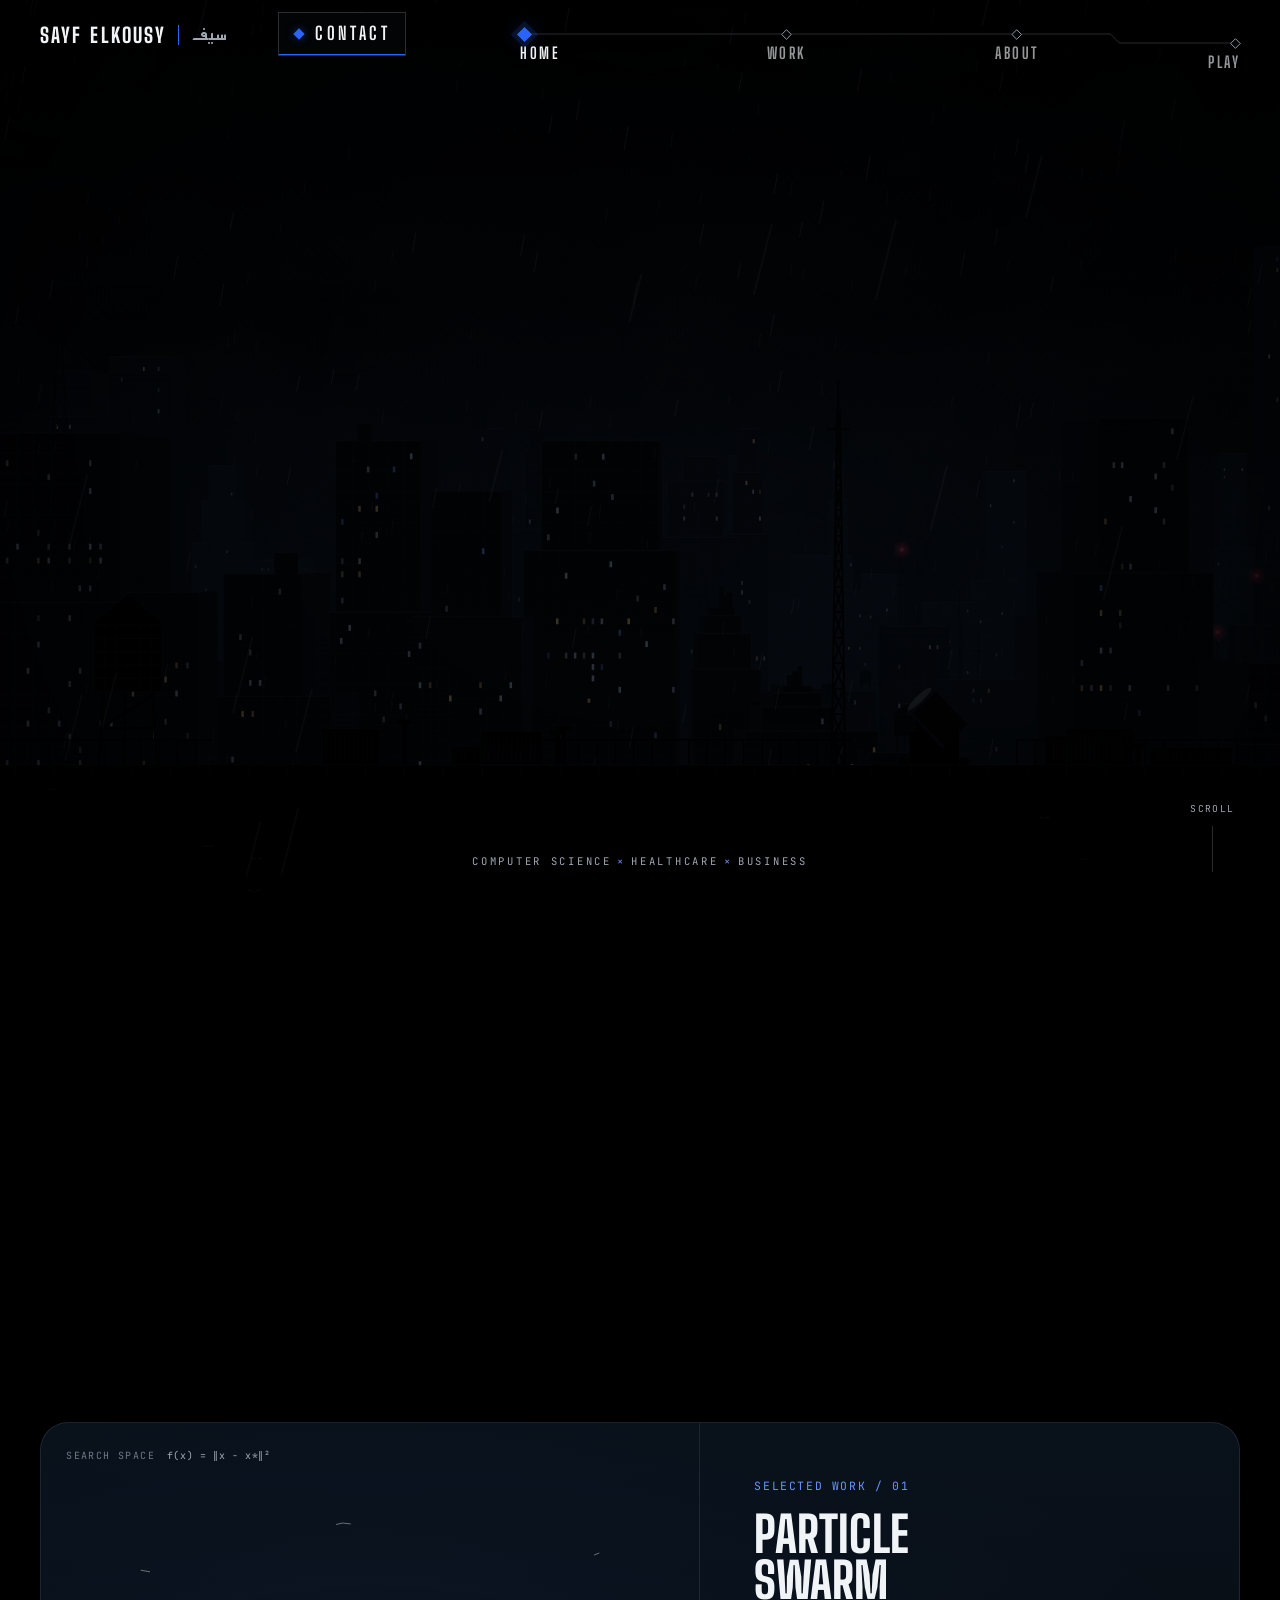
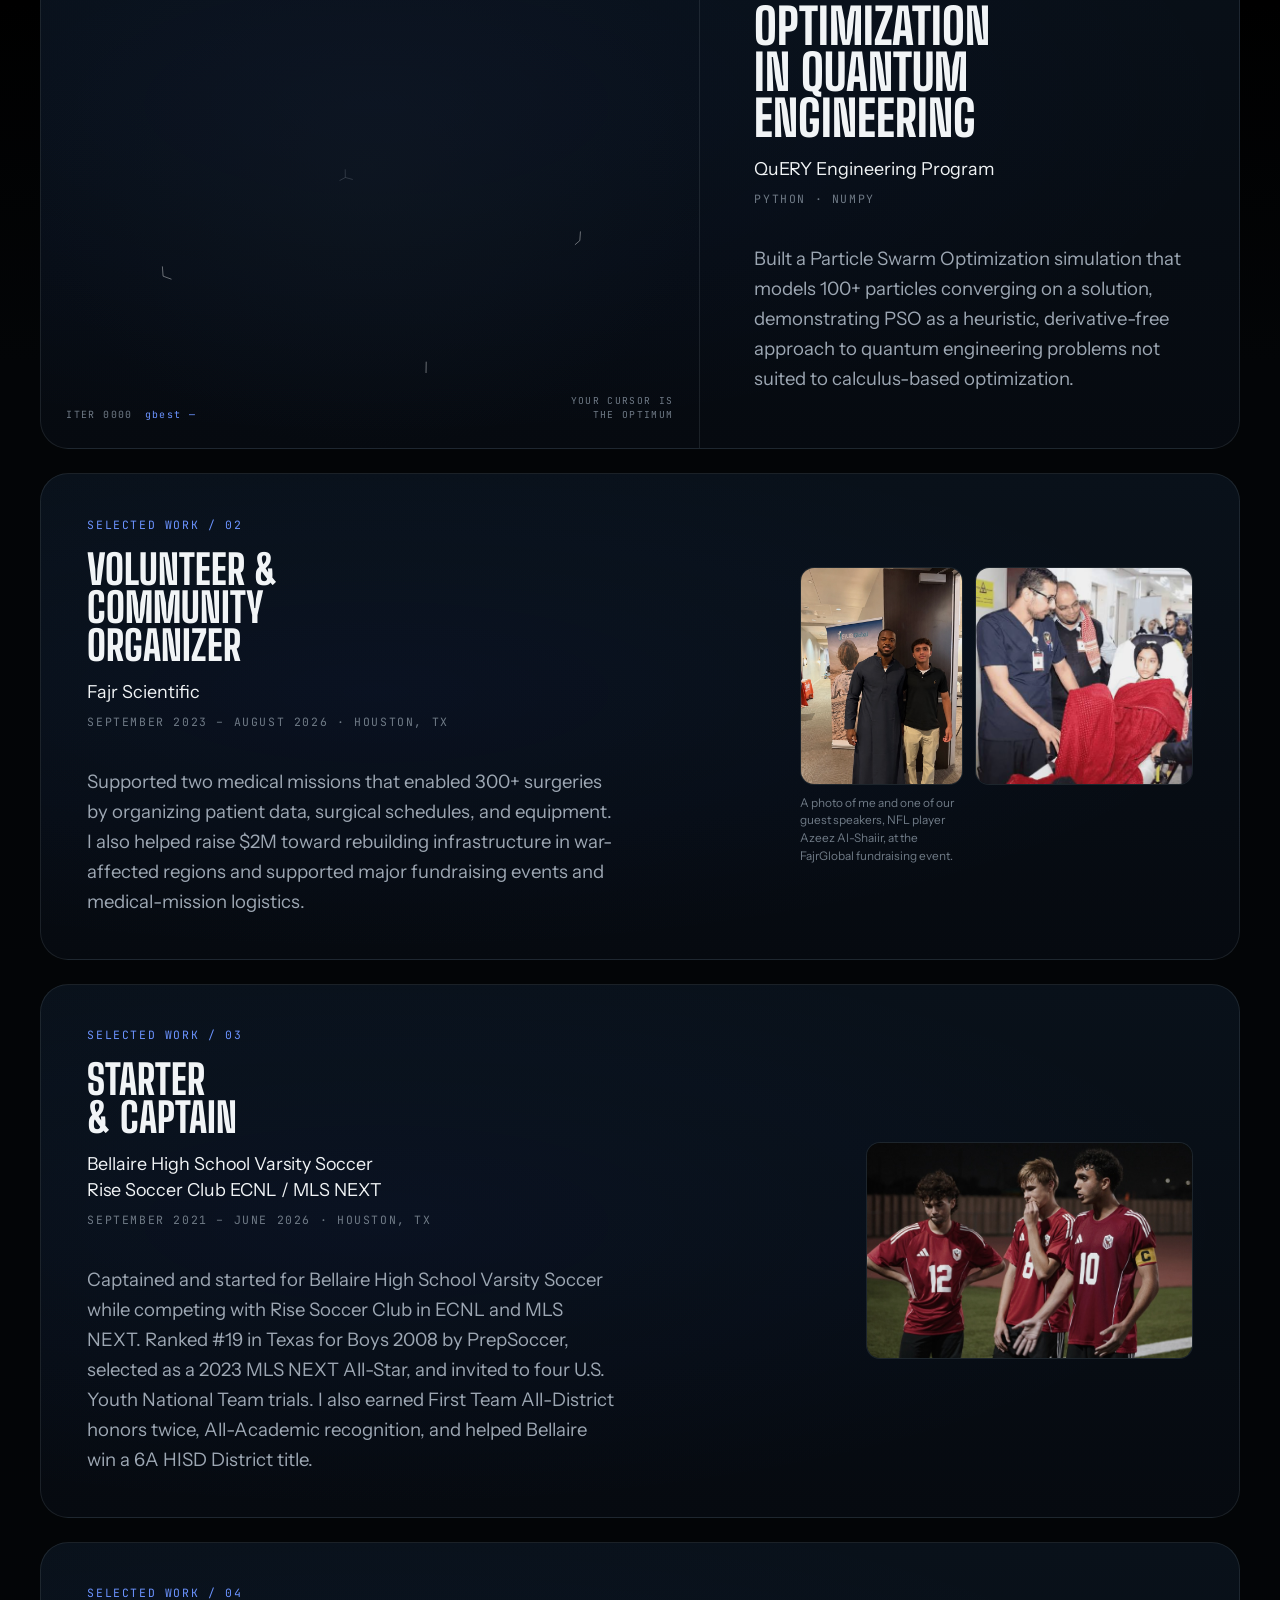
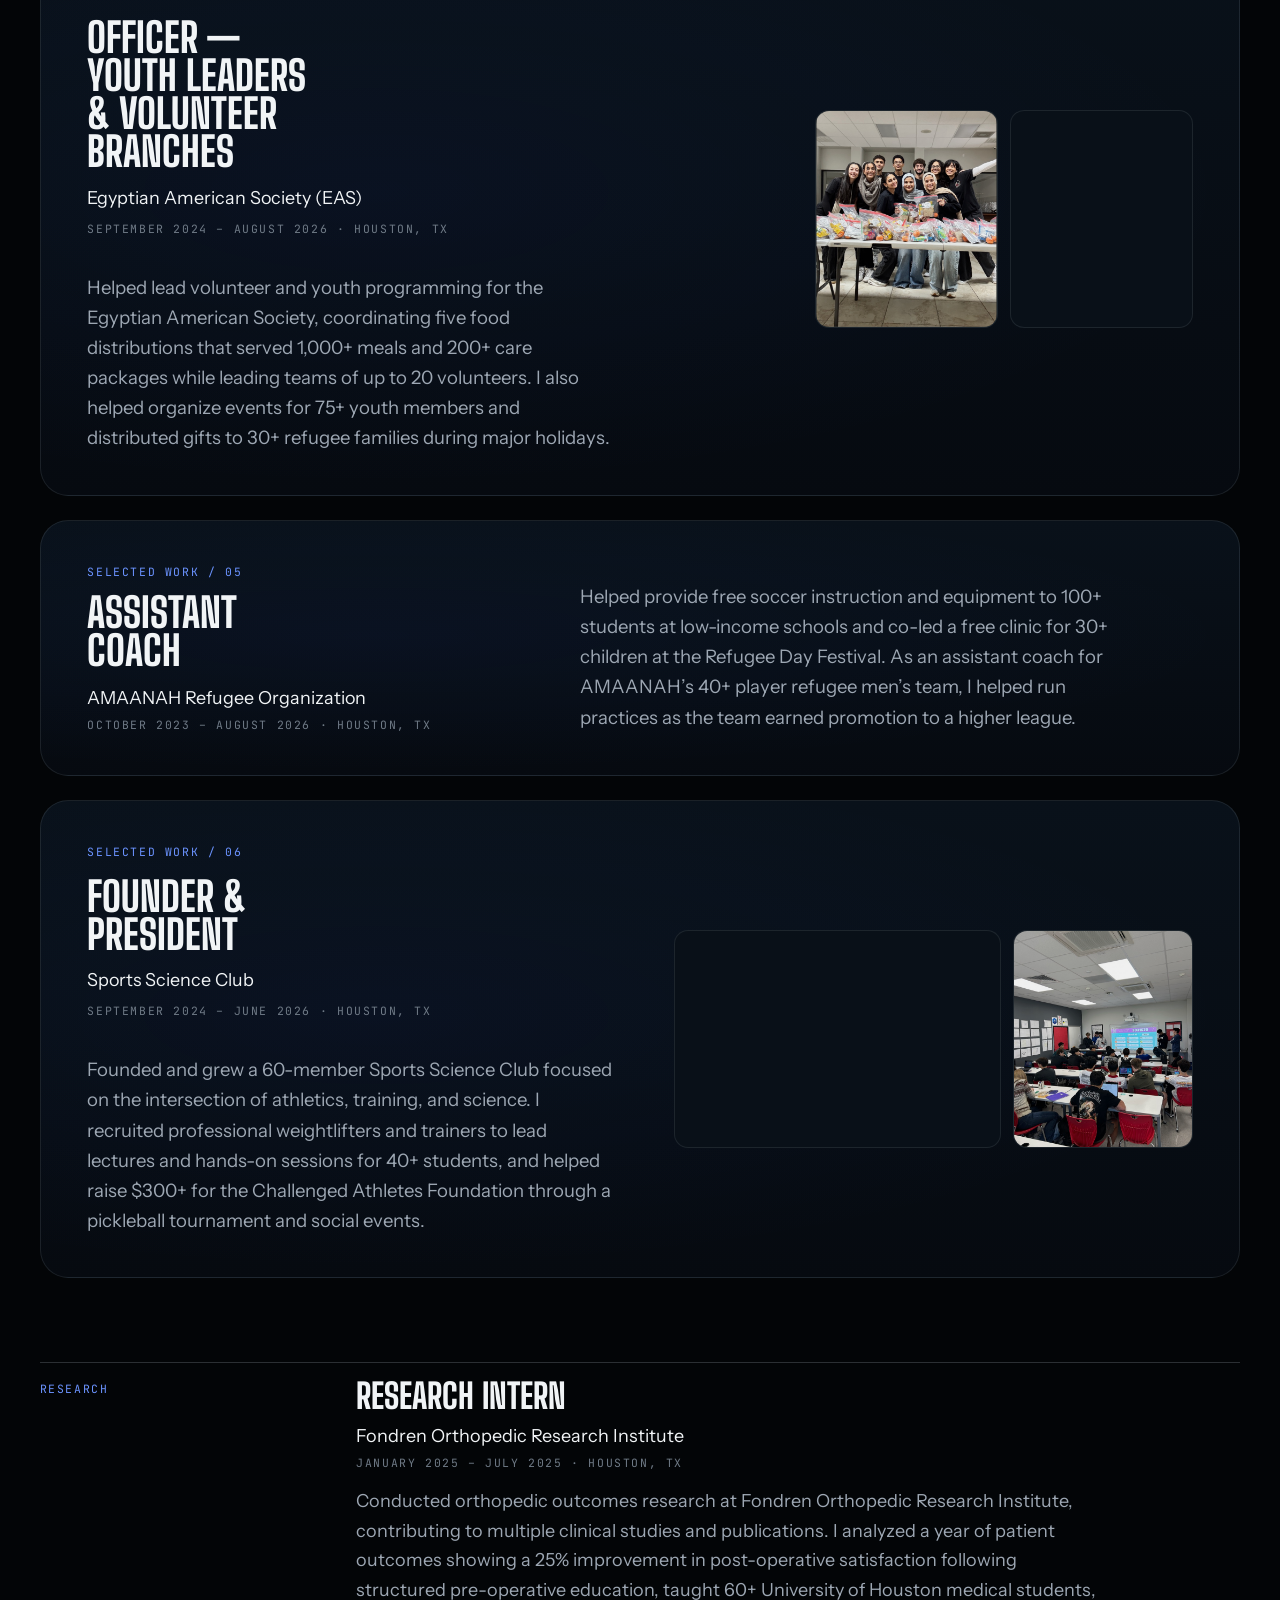
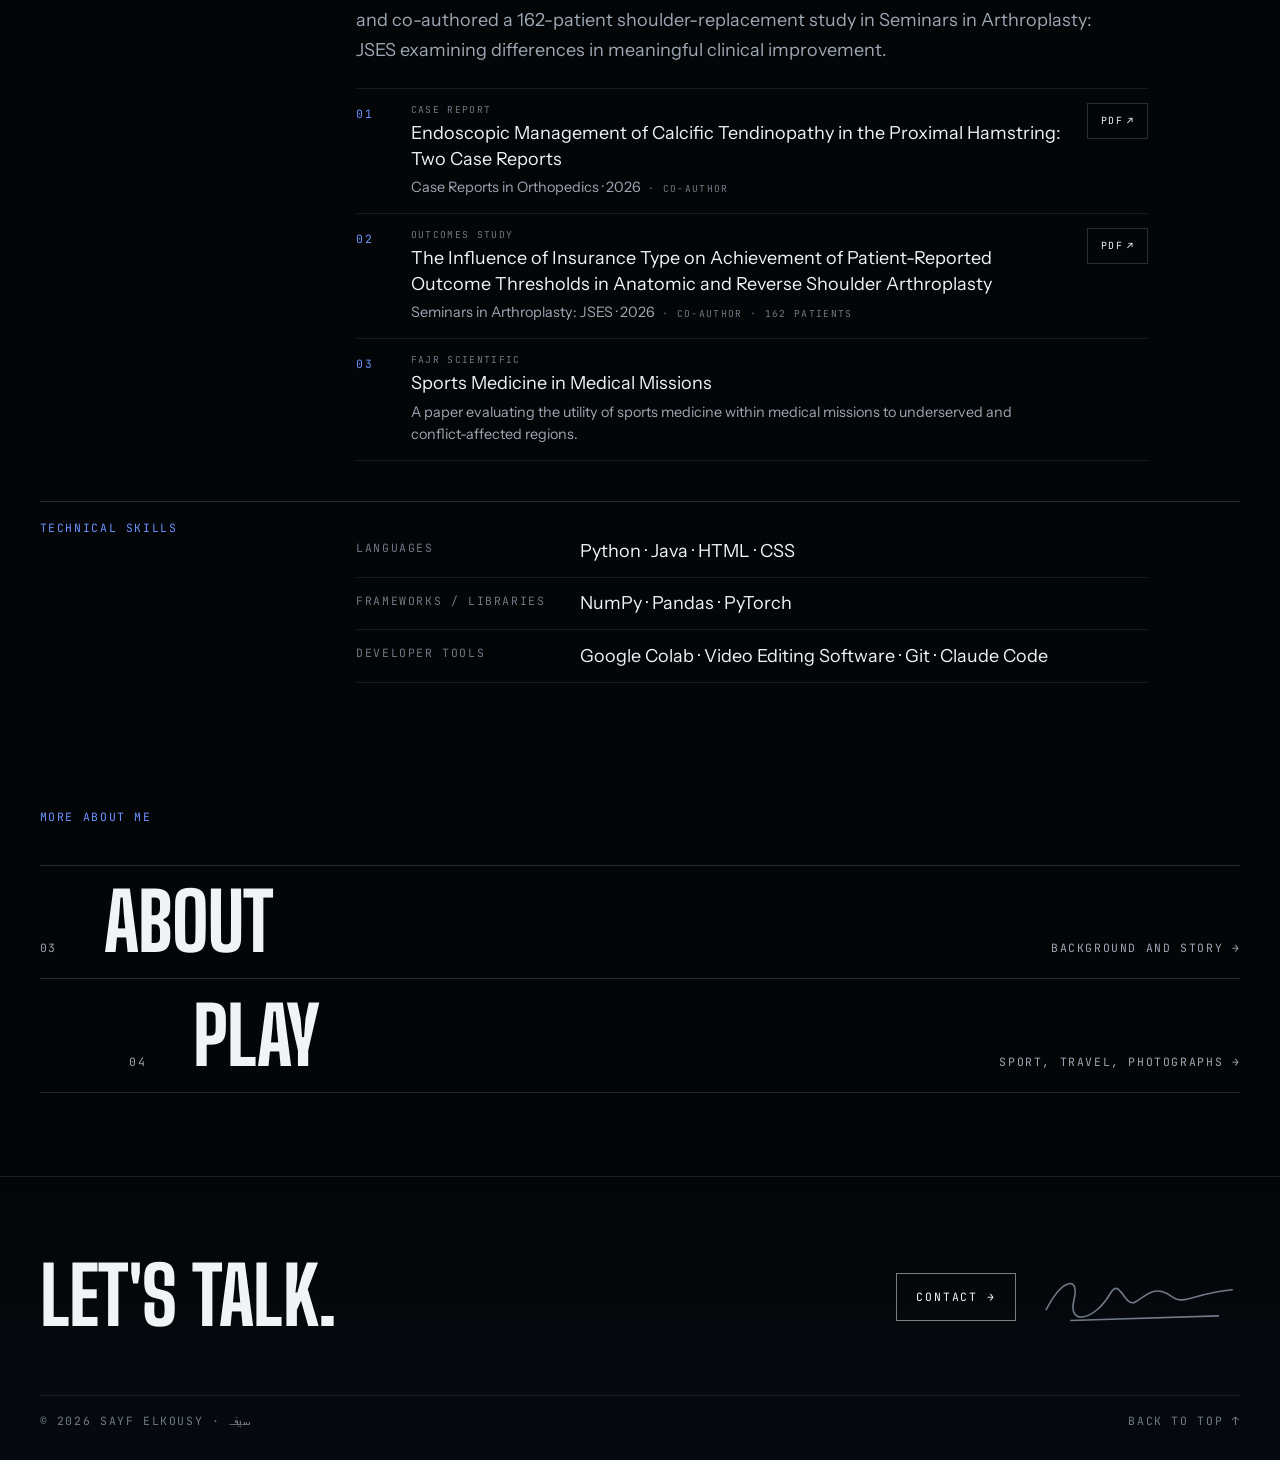
<file: work/index.html>
<!doctype html>
<!-- GENERATED by tools/build_routes.py — do not edit directly -->
<html lang="en">
<head>
  <meta charset="utf-8" />
  <title>Sayf Elkousy</title>
  <meta name="robots" content="noindex" />
  <meta http-equiv="refresh" content="0; url=../#work" />
  <script>
    // <site>/work, <site>/work/ or <site>/work/index.html → <site>/#work
    location.replace(location.pathname.replace(/[^/]+\/?(index\.html)?$/, "") + "#work");
  </script>
</head>
<body style="background:#030507;color:#f1f4f6;font-family:ui-monospace,monospace">
  <p>Moved to <a href="../#work" style="color:#6b93ff">the Work section</a>.</p>
</body>
</html>
</file>
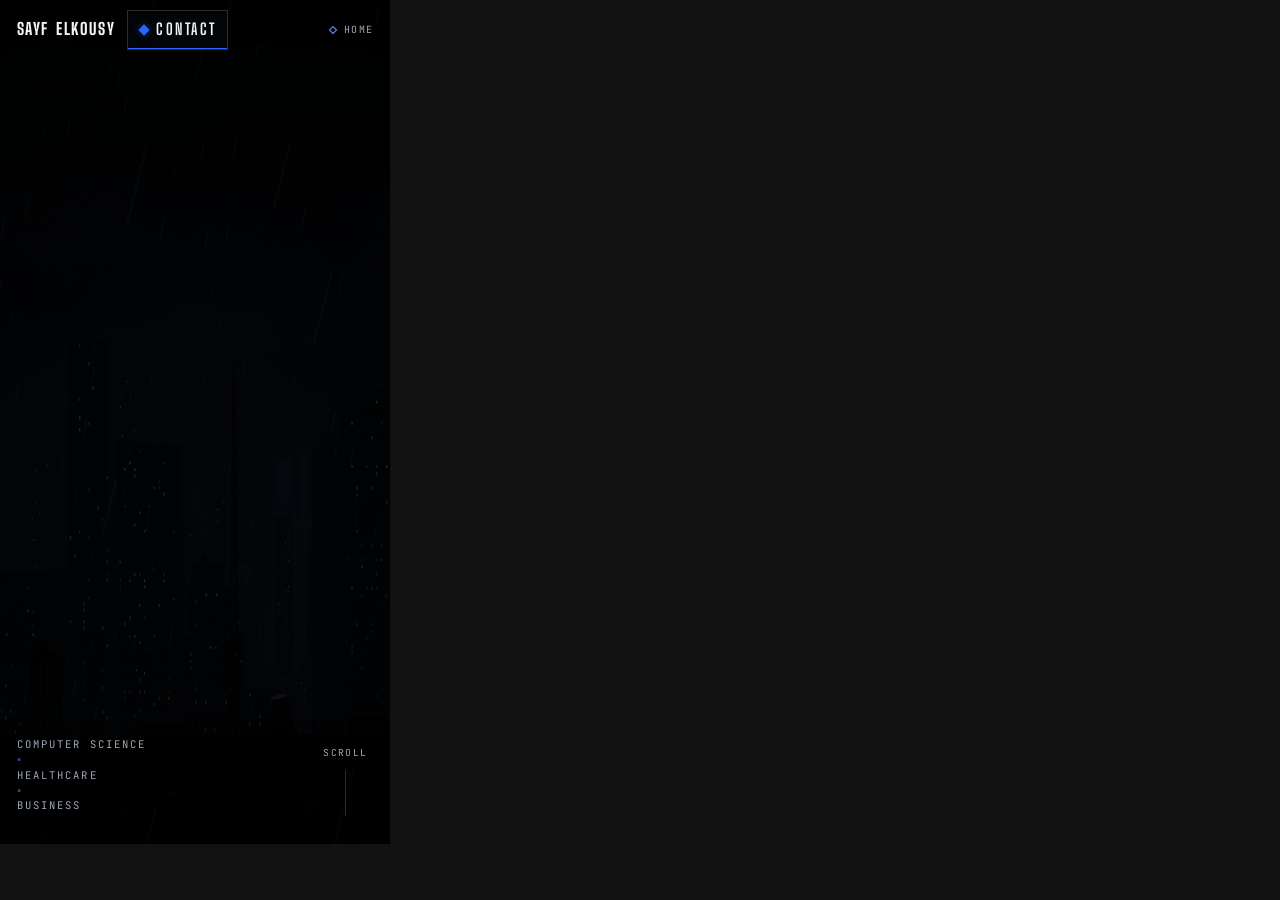
<file: tests/frame.html>
<!doctype html>
<html><head><meta charset="utf-8"><title>Device frame</title>
<style>html,body{margin:0;background:#111}iframe{border:0;display:block}</style></head>
<body>
<!-- Renders the site at an exact device size: /tests/frame.html?src=/play&w=390&h=844&y=0 -->
<script>
  const q = new URLSearchParams(location.search);
  const f = document.createElement('iframe');
  f.width = q.get('w') || 390; f.height = q.get('h') || 844;
  const B = location.pathname.replace(/tests\/.*$/, ''); // site folder (e.g. /Sayf_Website/)
  f.src = B + (q.get('src') || '/').replace(/^\//, '');
  if (q.get('y')) f.onload = () => setTimeout(() => f.contentWindow.scrollTo(0, +q.get('y')), +(q.get('delay') || 1200));
  // ?nav=/about&freeze=300 → click a nav link after load, freeze all animations N ms later.
  if (q.get('nav')) f.onload = () => setTimeout(() => {
    const d = f.contentDocument;
    d.querySelector(`a[href="${B + q.get('nav').replace(/^\//, '')}"]`).click();
    setTimeout(() => {
      d.getAnimations().forEach((a) => a.pause());
      f.contentWindow.__frozen = true;
    }, +q.get('freeze'));
  }, 1500);
  document.body.appendChild(f);
</script>
</body></html>
</file>
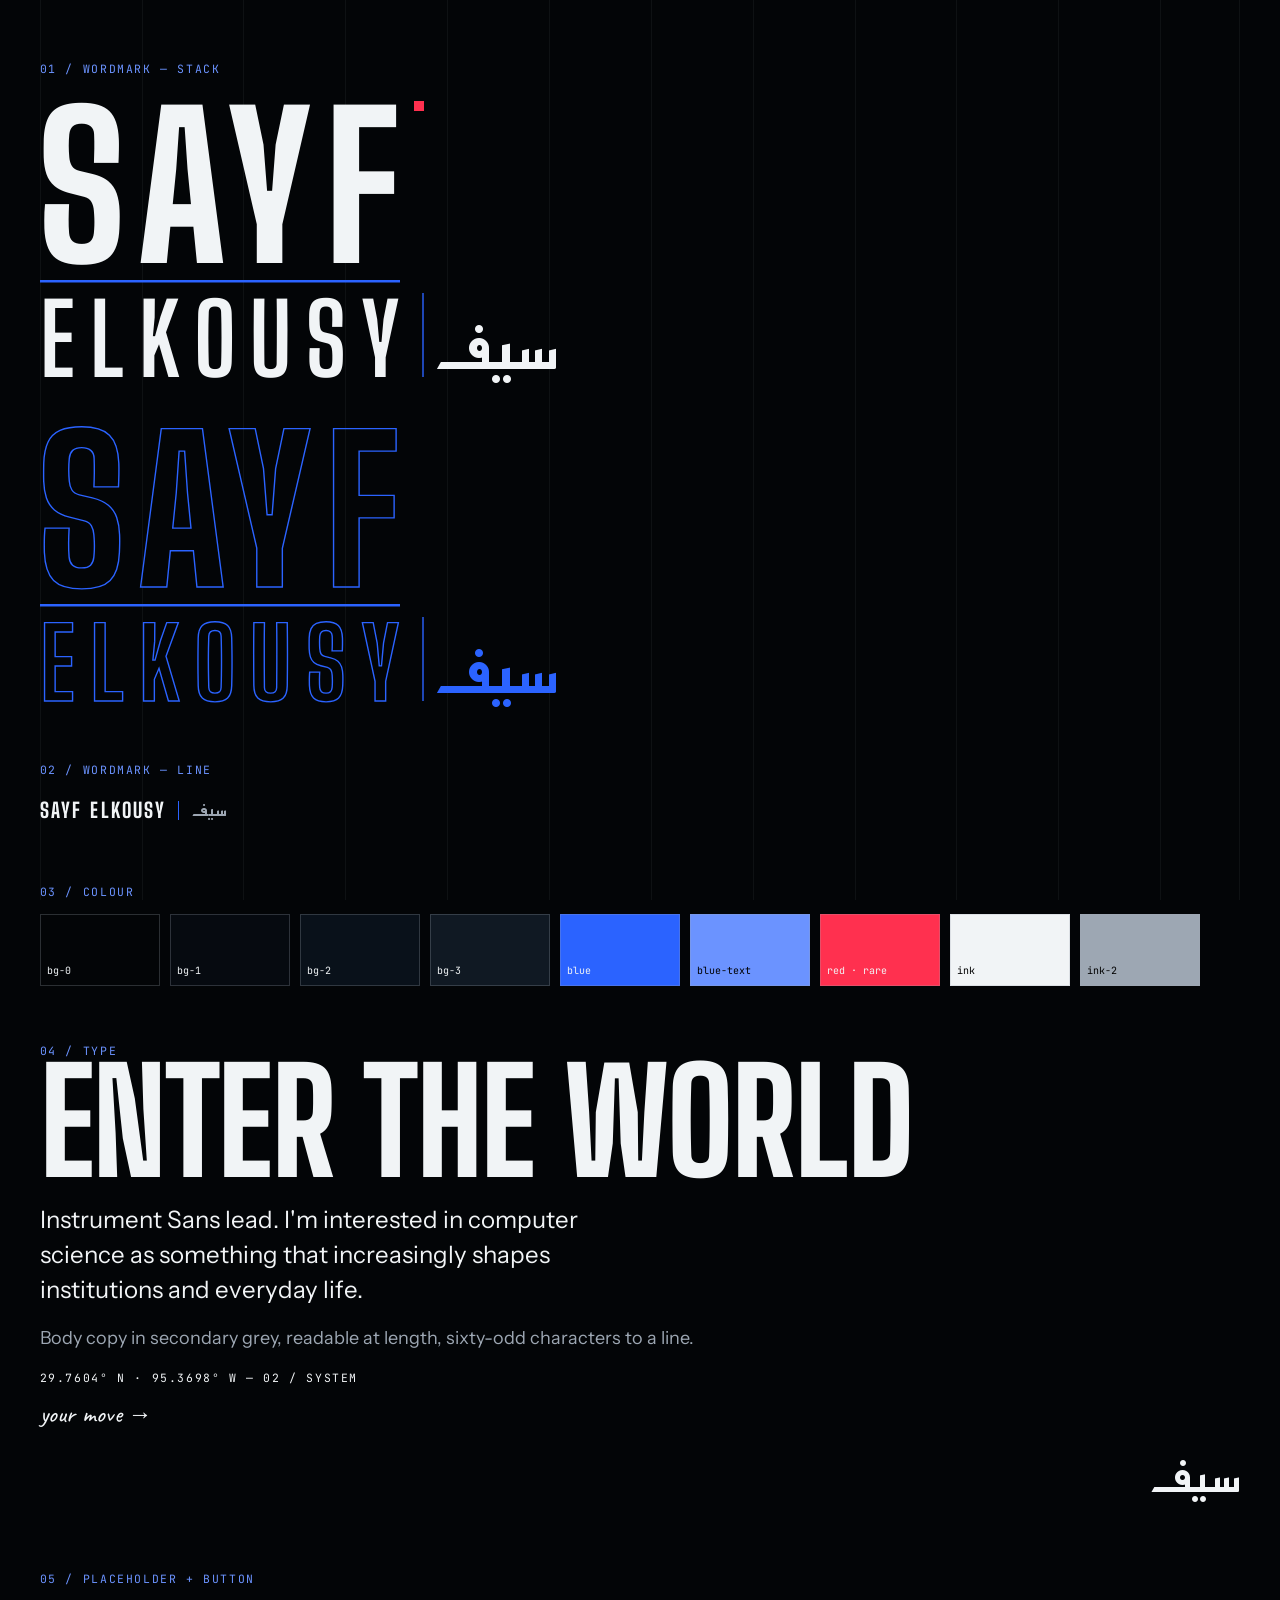
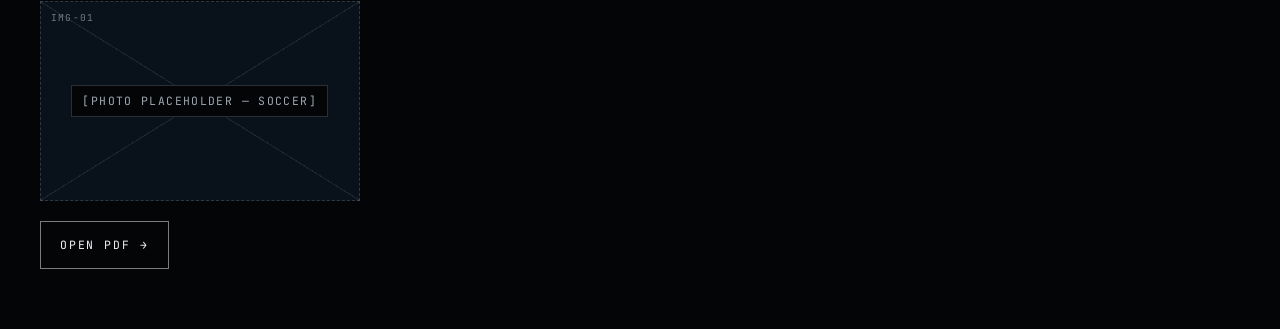
<file: tests/styleguide.html>
<!doctype html>
<html lang="en">
<head>
  <meta charset="utf-8" />
  <meta name="viewport" content="width=device-width, initial-scale=1" />
  <title>Style guide — Sayf Elkousy</title>
  <link rel="stylesheet" href="https://fonts.googleapis.com/css2?family=Big+Shoulders+Display:wght@300..900&family=Instrument+Sans:wdth,wght@75..100,400..700&family=JetBrains+Mono:wght@400;500&family=Reem+Kufi:wght@400..700&family=Caveat:wght@500;600&display=swap" />
  <link rel="stylesheet" href="../assets/css/tokens.css" />
  <link rel="stylesheet" href="../assets/css/base.css" />
  <link rel="stylesheet" href="../assets/css/components.css" />
  <style>
    .sg { padding: 60px var(--gutter); display: grid; gap: 56px; position: relative; z-index: 2; }
    .sg h2 { margin-bottom: 14px; }
    .sw { display: flex; flex-wrap: wrap; gap: 10px; }
    .sw div { width: 120px; height: 72px; border: 1px solid var(--line-2); display: flex; align-items: flex-end; padding: 6px; font-family: var(--font-mono); font-size: 10px; }
  </style>
</head>
<body>
  <div class="grid-lines" aria-hidden="true"><i></i><i></i><i></i><i></i><i></i><i></i><i></i><i></i><i></i><i></i><i></i><i></i><i></i></div>
  <div class="sg">
    <section>
      <p class="mono section-index">01 / Wordmark — stack</p>
      <div id="wm1" style="max-width:520px;margin-top:20px"></div>
      <div id="wm2" style="max-width:520px;margin-top:40px;color:var(--blue)"></div>
    </section>
    <section>
      <p class="mono section-index">02 / Wordmark — line</p>
      <div id="wm3" style="margin-top:20px"></div>
    </section>
    <section>
      <p class="mono section-index">03 / Colour</p>
      <div class="sw" style="margin-top:14px">
        <div style="background:var(--bg-0)">bg-0</div><div style="background:var(--bg-1)">bg-1</div>
        <div style="background:var(--bg-2)">bg-2</div><div style="background:var(--bg-3)">bg-3</div>
        <div style="background:var(--blue)">blue</div><div style="background:var(--blue-text);color:#000">blue-text</div>
        <div style="background:var(--red)">red · rare</div><div style="background:var(--ink);color:#000">ink</div>
        <div style="background:var(--ink-2);color:#000">ink-2</div>
      </div>
    </section>
    <section>
      <p class="mono section-index">04 / Type</p>
      <h1 class="display" style="font-size:var(--fs-h1)">Enter the world</h1>
      <p class="lead" style="margin-top:20px">Instrument Sans lead. I'm interested in computer science as something that increasingly shapes institutions and everyday life.</p>
      <p style="margin-top:16px" class="muted">Body copy in secondary grey, readable at length, sixty-odd characters to a line.</p>
      <p class="mono" style="margin-top:16px">29.7604° N · 95.3698° W — 02 / SYSTEM</p>
      <p class="hand" style="margin-top:16px">your move →</p>
      <p class="ar" style="font-size:3rem;margin-top:10px">سيف</p>
    </section>
    <section>
      <p class="mono section-index">05 / Placeholder + button</p>
      <div style="width:320px;height:200px;margin-top:14px"><div class="ph"><span class="ph__corner ph__corner--tl">IMG-01</span><span class="ph__label">[PHOTO PLACEHOLDER — SOCCER]</span></div></div>
      <a class="btn" href="#" style="margin-top:20px">Open PDF <span class="arrow">→</span></a>
    </section>
  </div>
  <script type="module">
    import { wordmarkStack, wordmarkLine } from '../assets/js/components/wordmark.js';
    wm1.innerHTML = wordmarkStack({ title: 'Sayf Elkousy' });
    wm2.innerHTML = wordmarkStack({ mode: 'outline', pip: false });
    wm3.innerHTML = wordmarkLine();
  </script>
</body>
</html>
</file>
<file: assets/css/tokens.css>
/* ==========================================================================
   TOKENS — the single source of truth for the visual system.
   90% dark / white / blue. Red is rationed (see --red usage notes).
   ========================================================================== */

:root {
  /* Grounds */
  --bg-0: #030507;          /* almost black — page ground */
  --bg-1: #060a10;          /* blue-black */
  --bg-2: #09111a;          /* dark navy */
  --bg-3: #101923;          /* raised surface */
  --bg-4: #16212d;          /* raised + hover */

  /* Ink */
  --ink: #f1f4f6;           /* warm white */
  --ink-2: #9da7b3;         /* secondary */
  --ink-3: #6f7a86;         /* tertiary — decorative / large labels only */

  /* Accent: cobalt. Two tunings — fills/lines vs. text on black (contrast). */
  --blue: #2b63ff;
  --blue-text: #6b93ff;     /* ≥ 5:1 on --bg-0 */
  --blue-soft: rgba(43, 99, 255, 0.16);
  --blue-glow: rgba(43, 99, 255, 0.45);

  /* Red: rare. Status pips, aviation lights, one cursor moment, the transition echo. */
  --red: #ff304f;

  /* Lines */
  --line: rgba(157, 167, 179, 0.14);
  --line-2: rgba(157, 167, 179, 0.26);
  --line-3: rgba(241, 244, 246, 0.5);

  /* Type */
  --font-display: "Big Shoulders Display", "Arial Narrow", "Helvetica Neue", Arial, sans-serif;
  --font-body: "Instrument Sans", "Helvetica Neue", Arial, sans-serif;
  --font-mono: "JetBrains Mono", ui-monospace, "SF Mono", Menlo, Consolas, monospace;
  --font-arabic: "Reem Kufi", "Geeza Pro", "Noto Kufi Arabic", "Segoe UI", sans-serif;
  --font-hand: "Caveat", "Bradley Hand", "Segoe Print", cursive;

  /* Fluid type scale (clamp, not breakpoints) */
  --fs-mono: clamp(0.66rem, 0.62rem + 0.12vw, 0.74rem);
  --fs-small: clamp(0.82rem, 0.78rem + 0.15vw, 0.9rem);
  --fs-body: clamp(1rem, 0.95rem + 0.22vw, 1.14rem);
  --fs-lead: clamp(1.18rem, 1.02rem + 0.6vw, 1.55rem);
  --fs-h3: clamp(1.5rem, 1.2rem + 1.2vw, 2.3rem);
  --fs-h2: clamp(2.6rem, 1.6rem + 4.2vw, 6rem);
  --fs-h1: clamp(3.6rem, 1.4rem + 9.5vw, 12rem);
  --fs-mega: clamp(5.5rem, 1rem + 19vw, 22rem);
  --fs-hand: clamp(1.25rem, 1.1rem + 0.5vw, 1.6rem);

  /* Space */
  --gutter: clamp(1rem, 0.4rem + 2.6vw, 2.75rem);
  --col-gap: clamp(0.75rem, 0.4rem + 1.2vw, 1.5rem);
  --s-1: 0.25rem;
  --s-2: 0.5rem;
  --s-3: 0.75rem;
  --s-4: 1rem;
  --s-5: 1.5rem;
  --s-6: 2.5rem;
  --s-7: clamp(3rem, 2rem + 4vw, 6rem);
  --s-8: clamp(5rem, 3rem + 8vw, 11rem);
  --max: 1600px;
  --nav-h: 76px;

  /* Motion — quick, precise, mechanical. No bounce. */
  --ease-out: cubic-bezier(0.16, 1, 0.3, 1);
  --ease-mech: cubic-bezier(0.7, 0, 0.2, 1);
  --ease-in: cubic-bezier(0.55, 0, 0.9, 0.3);
  --t-micro: 180ms;
  --t-reveal: 420ms;
  --t-major: 760ms;

  /* Layers (conceptual depth) */
  --z-atmos: 0;
  --z-grid: 1;
  --z-content: 2;
  --z-photo: 3;
  --z-annot: 4;
  --z-overlay: 50;
  --z-nav: 60;
  --z-transition: 90;
  --z-cursor: 100;
}

@media (max-width: 760px) {
  :root { --nav-h: 60px; }
}
</file>
<file: assets/css/base.css>
/* ==========================================================================
   BASE — reset, type, grid, focus, reveals.
   ========================================================================== */

*, *::before, *::after { box-sizing: border-box; }

html {
  background: var(--bg-0);
  color: var(--ink);
  -webkit-text-size-adjust: 100%;
  text-size-adjust: 100%;
  scrollbar-color: var(--bg-4) var(--bg-0);
}

body {
  margin: 0;
  min-height: 100vh;
  background: var(--bg-0);
  color: var(--ink);
  font-family: var(--font-body);
  font-size: var(--fs-body);
  line-height: 1.6;
  font-kerning: normal;
  -webkit-font-smoothing: antialiased;
  -moz-osx-font-smoothing: grayscale;
  overflow-x: hidden;
}

img, svg, canvas, video, iframe { display: block; max-width: 100%; }
button, input { font: inherit; color: inherit; }
button { cursor: pointer; background: none; border: 0; padding: 0; }
a { color: inherit; text-decoration: none; }
h1, h2, h3, h4, p, ul, ol, figure, blockquote { margin: 0; }
ul, ol { padding: 0; list-style: none; }
::selection { background: var(--blue); color: var(--ink); }

main { position: relative; z-index: var(--z-content); outline: none; }
main:focus-visible { outline: none; }

/* ---------- Focus: always visible, always blue, always sharp ---------- */
:focus-visible {
  outline: 1.5px solid var(--blue-text);
  outline-offset: 4px;
}

.skip-link {
  position: fixed;
  left: var(--gutter);
  top: -100px;
  z-index: 200;
  padding: 0.7rem 1rem;
  background: var(--ink);
  color: var(--bg-0);
  font-family: var(--font-mono);
  font-size: var(--fs-mono);
  letter-spacing: 0.12em;
  text-transform: uppercase;
}
.skip-link:focus { top: 12px; }

.visually-hidden {
  position: absolute !important;
  width: 1px; height: 1px;
  margin: -1px; padding: 0; border: 0;
  overflow: hidden; clip: rect(0 0 0 0);
  white-space: nowrap;
}

/* ---------- Typography roles ---------- */
.display {
  font-family: var(--font-display);
  font-weight: 800;
  line-height: 0.86;
  letter-spacing: -0.01em;
  text-transform: uppercase;
}
.mono {
  font-family: var(--font-mono);
  font-size: var(--fs-mono);
  font-weight: 400;
  letter-spacing: 0.14em;
  text-transform: uppercase;
  line-height: 1.5;
}
.hand {
  font-family: var(--font-hand);
  font-size: var(--fs-hand);
  font-weight: 500;
  line-height: 1.05;
  color: var(--ink);
  letter-spacing: 0.01em;
}
.ar {
  font-family: var(--font-arabic);
  direction: rtl;
  unicode-bidi: isolate;
  letter-spacing: 0 !important; /* never track Arabic: it breaks joining */
}
.lead {
  font-size: var(--fs-lead);
  line-height: 1.45;
  color: var(--ink);
  max-width: 34ch;
}
.muted { color: var(--ink-2); }
.blue { color: var(--blue-text); }
.red-pip {
  display: inline-block;
  width: 6px; height: 6px;
  background: var(--red);
  vertical-align: middle;
}

p { max-width: 62ch; }
p + p { margin-top: 1em; }

/* Links inside prose */
.prose a, a.inline {
  background-image: linear-gradient(var(--blue), var(--blue));
  background-size: 100% 1px;
  background-position: 0 100%;
  background-repeat: no-repeat;
  transition: background-size var(--t-micro) var(--ease-out), color var(--t-micro);
}
.prose a:hover, a.inline:hover { color: var(--blue-text); }

/* ---------- 12-column grid ---------- */
.wrap {
  width: 100%;
  max-width: var(--max);
  margin-inline: auto;
  padding-inline: var(--gutter);
}
.grid {
  display: grid;
  grid-template-columns: repeat(12, minmax(0, 1fr));
  column-gap: var(--col-gap);
}
@media (max-width: 760px) {
  .grid { grid-template-columns: repeat(4, minmax(0, 1fr)); }
}

/* Layer 1 — architectural column lines. Faint; the order beneath the experiments. */
.grid-lines {
  position: fixed;
  inset: 0;
  z-index: var(--z-grid);
  pointer-events: none;
  display: grid;
  grid-template-columns: repeat(12, minmax(0, 1fr));
  column-gap: var(--col-gap);
  width: 100%;
  max-width: var(--max);
  margin-inline: auto;
  padding-inline: var(--gutter);
  opacity: 0.55;
  transition: opacity 600ms var(--ease-out);
}
.grid-lines i {
  border-left: 1px solid var(--line);
}
.grid-lines i:nth-child(12) { border-right: 1px solid var(--line); }
.grid-lines i:nth-child(13) { display: none; }
@media (max-width: 760px) {
  .grid-lines { grid-template-columns: repeat(4, minmax(0, 1fr)); }
  .grid-lines i:nth-child(n+5) { display: none; }
  .grid-lines i:nth-child(4) { border-right: 1px solid var(--line); }
}
/* Home: the grid is born out of the city, so it starts hidden */
body[data-page="home"] .grid-lines { opacity: var(--home-grid, 0); transition: none; }

/* ---------- Section scaffolding ---------- */
.section {
  position: relative;
  padding-block: var(--s-8);
}
.section-head {
  display: flex;
  align-items: baseline;
  gap: var(--s-4);
  flex-wrap: wrap;
  margin-bottom: var(--s-6);
}
.section-index {
  color: var(--blue-text);
}
.rule {
  height: 1px;
  background: var(--line-2);
  border: 0;
  margin: 0;
}

/* ---------- Buttons: hard edges, one line weight ---------- */
.btn {
  position: relative;
  display: inline-flex;
  align-items: center;
  gap: 0.8em;
  min-height: 48px;
  padding: 0.8rem 1.2rem;
  border: 1px solid var(--line-3);
  font-family: var(--font-mono);
  font-size: var(--fs-mono);
  letter-spacing: 0.16em;
  text-transform: uppercase;
  color: var(--ink);
  overflow: hidden;
  isolation: isolate;
  transition: color var(--t-micro) var(--ease-out), border-color var(--t-micro);
}
.btn::before {
  content: "";
  position: absolute;
  inset: 0;
  z-index: -1;
  background: var(--blue);
  transform: scaleX(0);
  transform-origin: left;
  transition: transform 260ms var(--ease-mech);
}
.btn:hover::before, .btn:focus-visible::before { transform: scaleX(1); }
.btn:hover, .btn:focus-visible { border-color: var(--blue); }
.btn[aria-disabled="true"] {
  opacity: 0.45;
  pointer-events: none;
}
.btn .arrow { transition: transform var(--t-micro) var(--ease-out); }
.btn:hover .arrow { transform: translateX(3px); }

/* ---------- Scroll reveals: different content, different reveals ---------- */
[data-reveal] { transition-timing-function: var(--ease-out); }

[data-reveal="mask"] {
  clip-path: inset(0 0 100% 0);
  transform: translateY(0.18em);
  transition: clip-path 560ms var(--ease-out), transform 560ms var(--ease-out);
}
[data-reveal="mask"].is-in { clip-path: inset(0 0 -0.2em 0); transform: none; }

[data-reveal="wipe"] {
  clip-path: inset(0 100% 0 0);
  transition: clip-path 620ms var(--ease-mech);
}
[data-reveal="wipe"].is-in { clip-path: inset(0 0 0 0); }

[data-reveal="fade"] {
  opacity: 0;
  transition: opacity 500ms var(--ease-out);
}
[data-reveal="fade"].is-in { opacity: 1; }

[data-reveal="rise"] {
  opacity: 0;
  transform: translateY(14px);
  transition: opacity 420ms var(--ease-out), transform 420ms var(--ease-out);
}
[data-reveal="rise"].is-in { opacity: 1; transform: none; }

[data-reveal="line"] {
  transform: scaleX(0);
  transform-origin: left;
  transition: transform 800ms var(--ease-mech);
}
[data-reveal="line"].is-in { transform: scaleX(1); }

/* Annotations draw themselves */
.annot path, .annot line, .annot polyline, .annot ellipse {
  fill: none;
  stroke: currentColor;
  stroke-width: 1.6;
  stroke-linecap: round;
  stroke-linejoin: round;
  vector-effect: non-scaling-stroke;
}
[data-draw] path, [data-draw] line, [data-draw] polyline, [data-draw] ellipse {
  stroke-dasharray: var(--len, 600);
  stroke-dashoffset: var(--len, 600);
  transition: stroke-dashoffset 900ms var(--ease-out);
}
[data-draw].is-in path, [data-draw].is-in line, [data-draw].is-in polyline, [data-draw].is-in ellipse {
  stroke-dashoffset: 0;
}
[data-draw] .hand, [data-draw] text {
  opacity: 0;
  transition: opacity 400ms var(--ease-out) 450ms;
}
[data-draw].is-in .hand, [data-draw].is-in text { opacity: 1; }

.noscript { padding: 30vh var(--gutter); }

/* ---------- Reduced motion: keep the content, drop the choreography ---------- */
@media (prefers-reduced-motion: reduce) {
  *, *::before, *::after {
    animation-duration: 0.001ms !important;
    animation-iteration-count: 1 !important;
    animation-delay: 0s !important;
    transition-delay: 0s !important;
    scroll-behavior: auto !important;
  }
  [data-reveal], [data-reveal].is-in {
    clip-path: none !important;
    transform: none !important;
    opacity: 1 !important;
    transition: none !important;
  }
  [data-draw] path, [data-draw] line, [data-draw] polyline, [data-draw] ellipse {
    stroke-dashoffset: 0 !important;
    transition: none !important;
  }
  [data-draw] .hand, [data-draw] text { opacity: 1 !important; }
}
</file>
<file: assets/css/components.css>
/* ==========================================================================
   SHARED COMPONENTS — wordmark, placeholders, annotations, footer.
   ========================================================================== */

/* ---------- Wordmark ---------- */
.wordmark--stack { width: 100%; height: auto; overflow: visible; color: inherit; }

.wordmark--line {
  display: inline-flex;
  align-items: center;
  gap: 0.7em;
  white-space: nowrap;
  line-height: 1;
}
.wordmark--line .wm-en {
  font-family: var(--font-display);
  font-weight: 800;
  font-size: 1.28rem;
  letter-spacing: 0.1em;
  text-transform: uppercase;
}
.wordmark--line .wm-gap { display: inline-block; width: 0.42em; }
.wordmark--line .wm-bar {
  width: 1px;
  height: 1.1em;
  background: var(--blue);
}
.wordmark--line .wm-ar {
  font-size: 1.12rem;
  font-weight: 500;
  color: var(--ink-2);
  transform: translateY(-0.08em);
}

/* ---------- Placeholders: honest, designed, clearly marked ---------- */
.ph {
  position: relative;
  display: grid;
  place-items: center;
  width: 100%;
  height: 100%;
  min-height: 120px;
  background:
    linear-gradient(to top right, transparent calc(50% - 0.5px), var(--line) calc(50% - 0.5px), var(--line) calc(50% + 0.5px), transparent calc(50% + 0.5px)),
    linear-gradient(to bottom right, transparent calc(50% - 0.5px), var(--line) calc(50% - 0.5px), var(--line) calc(50% + 0.5px), transparent calc(50% + 0.5px)),
    var(--bg-2);
  border: 1px dashed var(--line-2);
  color: var(--ink-2);
  text-align: center;
  overflow: hidden;
}
.ph__label {
  position: relative;
  max-width: 90%;
  padding: 0.45rem 0.65rem;
  background: var(--bg-0);
  border: 1px solid var(--line-2);
  font-family: var(--font-mono);
  font-size: var(--fs-mono);
  letter-spacing: 0.12em;
  text-transform: uppercase;
  line-height: 1.4;
}
.ph__corner {
  position: absolute;
  font-family: var(--font-mono);
  font-size: 0.6rem;
  letter-spacing: 0.14em;
  color: var(--ink-3);
  text-transform: uppercase;
}
.ph__corner--tl { top: 8px; left: 10px; }
.ph__corner--br { bottom: 8px; right: 10px; }

.tbd {
  color: var(--ink-2);
  font-family: var(--font-mono);
  font-size: 0.86em;
  letter-spacing: 0.04em;
}

/* ---------- Handmade annotations (layer 4) ---------- */
.annot {
  position: absolute;
  z-index: var(--z-annot);
  color: var(--ink);
  pointer-events: none;
}
.annot svg { overflow: visible; width: 100%; height: auto; }
.annot--blue { color: var(--blue-text); }
.annot--red { color: var(--red); }

/* ---------- Tags (flat, square, quiet — not pills) ---------- */
.tags { display: flex; flex-wrap: wrap; gap: 0.4rem; }
.tag {
  padding: 0.25rem 0.5rem;
  border: 1px solid var(--line-2);
  font-family: var(--font-mono);
  font-size: 0.66rem;
  letter-spacing: 0.1em;
  text-transform: uppercase;
  color: var(--ink-2);
}

/* ---------- Page opener shared anatomy ---------- */
.page-top { padding-top: calc(var(--nav-h) + var(--s-7)); }
.page-code {
  display: flex;
  gap: 1.2rem;
  align-items: center;
  color: var(--ink-2);
}
.page-code .line { flex: 0 0 48px; height: 1px; background: var(--blue); }

/* ---------- Footer: a quiet closing moment ---------- */
.site-end {
  position: relative;
  padding-block: var(--s-7) calc(var(--s-5) + env(safe-area-inset-bottom, 0px));
  border-top: 1px solid var(--line);
  background: linear-gradient(to bottom, var(--bg-0), var(--bg-1));
  overflow: hidden;
}
.site-end .grid { align-items: end; row-gap: var(--s-5); }
.site-end__title {
  grid-column: 1 / span 7;
  font-size: var(--fs-h2);
  line-height: 0.9;
}
.site-end__cta {
  grid-column: 8 / -1;
  display: flex;
  align-items: center;
  justify-content: flex-end;
  gap: var(--s-5);
}
.site-end__sig { position: relative; width: min(200px, 45%); color: var(--ink-3); }
.site-end__base {
  grid-column: 1 / -1;
  display: flex;
  justify-content: space-between;
  gap: var(--s-4);
  flex-wrap: wrap;
  margin-top: var(--s-6);
  padding-top: var(--s-4);
  border-top: 1px solid var(--line);
  color: var(--ink-3);
}
.site-end__top { min-height: 24px; transition: color var(--t-micro); }
.site-end__top:hover { color: var(--ink); }

@media (max-width: 760px) {
  .site-end__title, .site-end__cta { grid-column: 1 / -1; }
  .site-end__cta { justify-content: space-between; }
}

/* ---------- Next stops: a descending staircase of type ---------- */
.next-stops {
  position: relative;
  padding-block: var(--s-7);
}
.next-stops__kicker { margin-bottom: var(--s-5); }
.stops { border-top: 1px solid var(--line-2); }
.stops li {
  border-bottom: 1px solid var(--line-2);
  padding-left: calc(var(--i) * clamp(1.5rem, 7vw, 8rem));
}
.stops a {
  position: relative;
  display: grid;
  grid-template-columns: 3rem auto 1fr;
  align-items: baseline;
  gap: var(--s-4);
  padding-block: clamp(0.8rem, 1.6vw, 1.6rem);
  overflow: hidden;
}
.stops a::before {
  content: "";
  position: absolute;
  left: 0; right: 0; bottom: -1px;
  height: 1px;
  background: var(--blue);
  transform: scaleX(0);
  transform-origin: left;
  transition: transform 420ms var(--ease-mech);
}
.stops a:hover::before, .stops a:focus-visible::before { transform: scaleX(1); }
.stops__idx { color: var(--ink-2); }
.stops__label {
  font-size: var(--fs-h2);
  line-height: 0.9;
  transition: letter-spacing 320ms var(--ease-out), color var(--t-micro);
}
.stops a:hover .stops__label, .stops a:focus-visible .stops__label { letter-spacing: 0.03em; color: var(--blue-text); }
.stops__mood { justify-self: end; color: var(--ink-2); transition: color var(--t-micro); }
.stops a:hover .stops__mood { color: var(--ink); }
@media (max-width: 760px) {
  .stops a { grid-template-columns: 2rem 1fr; }
  .stops__mood { grid-column: 2; justify-self: start; }
}

/* ---------- 404 ---------- */
.lost { min-height: 88vh; padding-bottom: var(--s-7); }
.lost .page-code { margin-bottom: var(--s-6); }
.lost__title { font-size: var(--fs-h1); line-height: 0.86; }
.lost__lead { margin-top: var(--s-5); }
.lost__links { display: flex; flex-wrap: wrap; gap: 0.6rem; margin-top: var(--s-5); max-width: none; }
</file>
<file: assets/css/nav.css>
/* ==========================================================================
   NAVIGATION — the line.
   ========================================================================== */

.site-nav {
  position: fixed;
  inset: 0 0 auto 0;
  z-index: var(--z-nav);
  padding-top: env(safe-area-inset-top, 0px);
  pointer-events: none;
}
.site-nav::before {
  /* quiet backing once scrolled — a fade, not a glass panel */
  content: "";
  position: absolute;
  inset: 0 0 -28px 0;
  background: linear-gradient(to bottom, rgba(3, 5, 7, 0.92) 0%, rgba(3, 5, 7, 0.75) 60%, rgba(3, 5, 7, 0) 100%);
  opacity: 0;
  transition: opacity 300ms var(--ease-out);
  pointer-events: none;
}
.site-nav.is-scrolled::before { opacity: 1; }

.nav-bar {
  position: relative;
  display: flex;
  align-items: flex-start;
  gap: clamp(1.5rem, 4vw, 4rem);
  max-width: var(--max);
  height: var(--nav-h);
  margin-inline: auto;
  padding: 22px var(--gutter) 0;
}
.nav-bar > * { pointer-events: auto; }

.nav-mark {
  display: inline-flex;
  padding: 4px 0;
  margin-top: -1px;
  transition: opacity var(--t-micro);
}
.nav-mark:hover .wm-en { color: var(--blue-text); }
.nav-mark .wm-en { transition: color var(--t-micro); }

/* ---------- the line (desktop) ---------- */
.nav-line {
  position: relative;
  flex: 1 1 auto;
  max-width: 720px;
  margin-left: auto;
  height: 48px;
}
.nav-line__svg {
  position: absolute;
  left: 0;
  top: 0;
  overflow: visible;
  pointer-events: none;
}
.nav-line__base {
  fill: none;
  stroke: var(--line-2);
  stroke-width: 1;
  vector-effect: non-scaling-stroke;
}
.nav-line__run {
  fill: none;
  stroke: var(--blue);
  stroke-width: 1.5;
  vector-effect: non-scaling-stroke;
  stroke-dasharray: 1 1;
  stroke-dashoffset: 1;
  transition: stroke-dashoffset 700ms var(--ease-mech);
  filter: drop-shadow(0 0 4px var(--blue-glow));
}

.nav-line__stations { position: absolute; inset: 0; }
.station {
  position: absolute;
  top: 0;
  left: calc(var(--x) * 100%);
  transform: translate(-50%, var(--dy));
}
.station:first-child { transform: translate(0, var(--dy)); }
.station:last-child { transform: translate(-100%, var(--dy)); }

.station a {
  --k: 0;
  --mx: 0px;
  --my: 0px;
  position: relative;
  display: flex;
  flex-direction: column;
  align-items: center;
  gap: 7px;
  padding: 7.5px 10px 10px;
  transform: translate(var(--mx), var(--my));
  transition: transform 160ms linear;
}
.station:first-child a { align-items: flex-start; padding-left: 0; }
.station:last-child a { align-items: flex-end; padding-right: 0; }

.station__mark {
  width: 9px;
  height: 9px;
  margin-top: 0;
  background: var(--bg-0);
  border: 1px solid var(--ink-2);
  transform: rotate(45deg) scale(calc(0.85 + var(--k) * 0.25));
  transition: background var(--t-micro), border-color var(--t-micro), box-shadow 300ms var(--ease-out), transform var(--t-micro) var(--ease-out);
}
.station__label {
  font-family: var(--font-display);
  font-weight: 700;
  font-size: 0.98rem;
  letter-spacing: calc(0.16em + var(--k) * 0.06em);
  text-transform: uppercase;
  line-height: 1;
  color: var(--ink);
  opacity: calc(0.62 + var(--k) * 0.38);
  transition: color var(--t-micro), opacity var(--t-micro);
}
.station a:hover .station__label, .station a:focus-visible .station__label { opacity: 1; }
.station a:hover .station__mark { border-color: var(--blue-text); }

.station.is-active .station__label { opacity: 1; color: var(--ink); }
.station.is-active .station__mark {
  background: var(--blue);
  border-color: var(--blue);
  box-shadow: 0 0 0 4px rgba(43, 99, 255, 0.14), 0 0 16px var(--blue-glow);
  transform: rotate(45deg) scale(1.15);
}

/* ---------- Contact: opens the sidebar (all widths) ----------
   Left, beside the wordmark. A framed station on the line's own vocabulary:
   the diamond, the blue hairline underneath, display type. */
.nav-contact {
  display: inline-flex;
  align-items: center;
  gap: 0.75rem;
  min-height: 44px;
  margin-top: -10px;
  padding: 0 1.15rem 0 1rem;
  border: 1px solid var(--line-2);
  background: rgba(3, 5, 7, 0.85);
  box-shadow: inset 0 -1px 0 var(--blue);
  color: var(--ink);
  font-family: var(--font-display);
  font-weight: 700;
  font-size: 1.12rem;
  letter-spacing: 0.2em;
  text-transform: uppercase;
  line-height: 1;
  transition: border-color var(--t-micro), background-color var(--t-micro), color var(--t-micro);
}
.nav-contact__label { margin-right: -0.2em; } /* optically cancel trailing tracking */
.nav-contact__pip {
  width: 8px;
  height: 8px;
  flex: none;
  background: var(--blue);
  transform: rotate(45deg);
  box-shadow: 0 0 10px var(--blue-glow);
  transition: transform var(--t-micro) var(--ease-out);
}
.nav-contact:hover, .nav-contact:focus-visible, .nav-contact[aria-expanded="true"] {
  border-color: var(--blue);
  background: rgba(43, 99, 255, 0.12);
}
.nav-contact:hover .nav-contact__pip { transform: rotate(45deg) scale(1.3); }

/* ---------- mobile bar ---------- */
.nav-mini { display: none; }

@media (max-width: 760px) {
  .nav-bar { align-items: center; padding-top: 0; gap: 0.7rem; }
  .nav-line { display: none; }
  .nav-mark .wm-en { font-size: 1.02rem; }
  .nav-mark .wm-ar { font-size: 0.92rem; }
  .nav-contact { margin-top: 0; min-height: 40px; padding: 0 0.8rem 0 0.75rem; gap: 0.55rem; font-size: 0.98rem; letter-spacing: 0.16em; }
  .nav-mini {
    display: inline-flex;
    align-items: center;
    gap: 0.5rem;
    min-height: 44px;
    margin-left: auto;
    padding-left: 0.4rem;
    color: var(--ink-2);
    font-size: 0.62rem;
  }
  .nav-mini__mark { width: 6px; height: 6px; border: 1px solid var(--blue-text); transform: rotate(45deg); }
}
@media (max-width: 400px) {
  .nav-mark .wm-bar, .nav-mark .wm-ar { display: none; }
}
</file>
<file: assets/css/sidebar.css>
/* ==========================================================================
   SIDEBAR — contact + site index. Slides in from the left (where its
   Contact trigger sits), over a dimmed page.
   The page list reuses the navigation's "line": a vertical rule with
   diamond stations, the current page lit blue.
   ========================================================================== */

.sb {
  position: fixed;
  inset: 0;
  z-index: 75; /* above nav (60), below the route transition (90) */
}
.sb[hidden] { display: none; }

.sb__scrim {
  position: absolute;
  inset: 0;
  background: rgba(1, 2, 4, 0.62);
  opacity: 0;
  transition: opacity 320ms var(--ease-out);
}

.sb__panel {
  position: absolute;
  top: 0;
  left: 0;
  bottom: 0;
  width: clamp(320px, 28vw, 400px);
  display: flex;
  flex-direction: column;
  gap: var(--s-6);
  padding: calc(env(safe-area-inset-top, 0px) + 22px) clamp(1.5rem, 2.4vw, 2.5rem) calc(env(safe-area-inset-bottom, 0px) + 24px) var(--gutter);
  overflow-y: auto;
  overscroll-behavior: contain;
  background: var(--bg-1);
  border-right: 1px solid var(--line-2);
  box-shadow: 40px 0 80px -40px rgba(0, 0, 0, 0.9);
  transform: translateX(-100%);
  transition: transform 380ms var(--ease-out);
}
/* a single blue hairline down the inner edge — the accent, rationed */
.sb__panel::before {
  content: "";
  position: absolute;
  right: -1px;
  top: 0;
  width: 1px;
  height: 120px;
  background: var(--blue);
  box-shadow: 0 0 12px var(--blue-glow);
}

.sb.is-open .sb__scrim { opacity: 1; }
.sb.is-open .sb__panel { transform: none; }

/* Items settle in just after the panel */
.sb__section, .sb__sub, .sb__foot {
  opacity: 0;
  transform: translateX(-12px);
  transition: opacity 300ms var(--ease-out), transform 380ms var(--ease-out);
}
.sb.is-open .sb__sub { opacity: 1; transform: none; transition-delay: 60ms; }
.sb.is-open .sb__section { opacity: 1; transform: none; transition-delay: 100ms; }
.sb.is-open .sb__section + .sb__section { transition-delay: 150ms; }
.sb.is-open .sb__foot { opacity: 1; transform: none; transition-delay: 200ms; }

/* Reduced motion: fade only */
.sb.is-reduced .sb__panel { transform: none; opacity: 0; transition: opacity 160ms linear; }
.sb.is-reduced.is-open .sb__panel { opacity: 1; }
.sb.is-reduced .sb__section, .sb.is-reduced .sb__sub, .sb.is-reduced .sb__foot { transform: none; transition: none; opacity: 1; }

html.sb-open { overflow: hidden; }
html.sb-open body { padding-right: var(--sbw, 0px); }

/* ---------- Head ---------- */
.sb__top {
  display: flex;
  align-items: flex-start;
  justify-content: space-between;
  gap: 1rem;
}
.sb__name { display: grid; gap: 0.35rem; max-width: none; }
.sb__en {
  font-family: var(--font-display);
  font-weight: 800;
  font-size: 1.5rem;
  line-height: 1;
  letter-spacing: 0.08em;
  text-transform: uppercase;
}
.sb__ar { justify-self: start; font-size: 1.3rem; line-height: 1.2; color: var(--ink-2); }
.sb__close {
  display: inline-flex;
  align-items: center;
  gap: 0.5em;
  min-height: 44px;
  margin-top: -10px;
  padding-inline: 0.7rem;
  border: 1px solid var(--line-2);
  color: var(--ink);
  transition: border-color var(--t-micro), color var(--t-micro);
}
.sb__close span { font-size: 1.1rem; line-height: 1; }
.sb__close:hover { border-color: var(--blue); color: var(--blue-text); }
.sb__sub { margin-top: calc(-1 * var(--s-4)); color: var(--ink-2); font-size: var(--fs-small); }

.sb__head {
  margin-bottom: 0.9rem;
  padding-bottom: 0.6rem;
  border-bottom: 1px solid var(--line);
  color: var(--ink-3);
}

/* ---------- Pages: a vertical line with stations ---------- */
.sb__nav { position: relative; padding-left: 22px; }
.sb__nav::before {
  content: "";
  position: absolute;
  left: 4px;
  top: 1.3rem;
  bottom: 1.3rem;
  width: 1px;
  background: var(--line-2);
}
.sb__nav a {
  position: relative;
  display: flex;
  align-items: baseline;
  gap: 0.9rem;
  min-height: 46px;
  padding-block: 0.3rem;
  color: var(--ink-2);
  transition: color var(--t-micro);
}
.sb__nav a::before {
  content: "";
  position: absolute;
  left: -22px;
  top: calc(50% - 4px);
  width: 8px;
  height: 8px;
  border: 1px solid var(--ink-3);
  background: var(--bg-1);
  transform: rotate(45deg);
  transition: background var(--t-micro), border-color var(--t-micro), box-shadow 300ms var(--ease-out);
}
.sb__idx { color: var(--ink-3); }
.sb__label {
  font-size: clamp(1.7rem, 1.3rem + 1.1vw, 2.2rem);
  line-height: 1;
  transition: letter-spacing 300ms var(--ease-out);
}
.sb__nav a:hover, .sb__nav a:focus-visible { color: var(--ink); }
.sb__nav a:hover .sb__label { letter-spacing: 0.02em; }
.sb__nav a:hover::before { border-color: var(--blue-text); }
.sb__nav a[aria-current="page"] { color: var(--ink); }
.sb__nav a[aria-current="page"] .sb__idx { color: var(--blue-text); }
.sb__nav a[aria-current="page"]::before {
  background: var(--blue);
  border-color: var(--blue);
  box-shadow: 0 0 12px var(--blue-glow);
}

/* ---------- Contact ---------- */
.sb__contact {
  display: grid;
  grid-template-columns: 5.5rem minmax(0, 1fr) auto;
  align-items: center;
  gap: 0.8rem;
  min-height: 52px;
  border-bottom: 1px solid var(--line);
  transition: color var(--t-micro);
}
.sb__contact .mono { color: var(--ink-3); }
.sb__value { overflow: hidden; text-overflow: ellipsis; white-space: nowrap; font-size: var(--fs-small); }
.sb__arrow { color: var(--ink-3); transition: transform var(--t-micro) var(--ease-out), color var(--t-micro); }
.sb__contact:hover, .sb__contact:focus-visible { color: var(--blue-text); }
.sb__contact:hover .sb__arrow { color: var(--blue-text); transform: translate(2px, -2px); }

.sb__foot { margin-top: auto; color: var(--ink-3); }

@media (max-width: 760px) {
  .sb__panel { width: min(88vw, 400px); gap: var(--s-5); }
}
</file>
<file: assets/css/transition.css>
/* ==========================================================================
   ROUTE TRANSITION — spinning wordmark overlay.
   ========================================================================== */

.route-transition {
  position: fixed;
  inset: 0;
  z-index: var(--z-transition);
  pointer-events: none;
  visibility: hidden;
  contain: strict;
}
.route-transition.is-active { visibility: visible; }

.rt__veil {
  position: absolute;
  inset: 0;
  opacity: 0;
  background:
    radial-gradient(ellipse 70% 60% at 50% 50%, rgba(9, 17, 26, 0.9), rgba(3, 5, 7, 1) 70%),
    var(--bg-0);
}

.rt__stage {
  position: absolute;
  inset: 0;
  display: grid;
  place-items: center;
}
.rt__mark {
  grid-area: 1 / 1;
  /* Laid out at hold size so the midpoint frame is crisp vector, not an upscaled raster. */
  width: min(92vw, 1500px);
  opacity: 0;
  color: var(--ink);
  will-change: transform, opacity;
  backface-visibility: hidden;
}
.rt__mark--blue { color: var(--blue); }
.rt__mark--red { color: var(--red); }
.rt__mark--blue .wordmark, .rt__mark--red .wordmark { --wm-rule: transparent; }

.rt__dest {
  position: absolute;
  z-index: 2;
  left: var(--gutter);
  bottom: calc(22px + env(safe-area-inset-bottom, 0px));
  opacity: 0;
  color: var(--ink-2);
  white-space: nowrap;
}
.rt__arrow { color: var(--blue-text); }

.route-transition.is-reduced .rt__stage,
.route-transition.is-reduced .rt__dest { display: none; }
</file>
<file: assets/css/cursor.css>
/* ==========================================================================
   CUSTOM CURSOR — desktop only (see components/cursor.js)
   ========================================================================== */
html.has-cursor, html.has-cursor * { cursor: none !important; }
html.has-cursor iframe { cursor: auto !important; }

.cursor-dot, .cursor-ring {
  position: fixed;
  left: 0;
  top: 0;
  z-index: var(--z-cursor);
  pointer-events: none;
  opacity: 0;
  transition: opacity 200ms;
}
html.cursor-in .cursor-dot, html.cursor-in .cursor-ring { opacity: 1; }
html.lb-open .cursor-ring, html.lb-open .cursor-dot { z-index: 120; }

.cursor-dot {
  width: 6px;
  height: 6px;
  margin: -3px 0 0 -3px;
  background: var(--ink);
  mix-blend-mode: difference;
}
.cursor-dot.is-down { background: var(--red); mix-blend-mode: normal; }

.cursor-ring {
  width: 0;
  height: 0;
}
.cursor-ring::before {
  content: "";
  position: absolute;
  left: -15px;
  top: -15px;
  width: 30px;
  height: 30px;
  border: 1px solid rgba(241, 244, 246, 0.35);
  transform: rotate(45deg) scale(0.7);
  transition: transform 220ms var(--ease-out), border-color 220ms, background 220ms;
}
.cursor-ring.is-active::before { transform: rotate(45deg) scale(1); border-color: var(--blue); }
.cursor-ring.has-label::before { transform: rotate(0deg) scale(1.9, 0.9); background: rgba(3, 5, 7, 0.6); }
.cursor-ring.is-down::before { transform: rotate(45deg) scale(0.55); }
.cursor-label {
  position: absolute;
  left: 0;
  top: 0;
  transform: translate(-50%, -50%);
  font-size: 0.56rem;
  letter-spacing: 0.18em;
  color: var(--ink);
  white-space: nowrap;
  opacity: 0;
  transition: opacity 160ms;
}
.cursor-ring.has-label .cursor-label { opacity: 1; }
</file>
<file: assets/css/home.css>
/* ==========================================================================
   HOME — the city, then the work (#work: see work.css), then the person.
   ========================================================================== */

/* ---------- Hero: a tall scroll runway with a sticky stage ---------- */
.hero {
  position: relative;
  height: 230vh;
  background: #000;
}
.hero__stage {
  position: sticky;
  top: 0;
  height: 100vh;
  height: 100lvh;
  overflow: hidden;
  background: #000;
}
.hero__canvas {
  position: absolute;
  inset: 0 auto auto 0;
  display: block;
}

.hero__hud {
  position: absolute;
  inset: 0;
  pointer-events: none;
  padding: calc(var(--nav-h) + 18px) var(--gutter) calc(28px + env(safe-area-inset-bottom, 0px));
  max-width: var(--max);
  margin-inline: auto;
}
.hero__hud > * { pointer-events: auto; }

.hero__subtitle {
  position: absolute;
  left: 50%;
  bottom: calc(30px + env(safe-area-inset-bottom, 0px));
  transform: translateX(-50%);
  white-space: nowrap;
  color: var(--ink-2);
  font-size: 0.66rem;
  letter-spacing: 0.26em;
}
.hero__subtitle .x { color: var(--blue-text); margin-inline: 0.5em; }

.hero__scroll {
  position: absolute;
  right: var(--gutter);
  bottom: calc(22px + env(safe-area-inset-bottom, 0px));
  display: flex;
  flex-direction: column;
  align-items: center;
  gap: 10px;
  min-width: 44px;
  padding: 6px;
  color: var(--ink-2);
  font-size: 0.6rem;
}
.hero__scroll i {
  position: relative;
  width: 1px;
  height: 46px;
  background: var(--line-2);
  overflow: hidden;
}
.hero__scroll i::after {
  content: "";
  position: absolute;
  left: 0;
  top: -40%;
  width: 1px;
  height: 40%;
  background: var(--blue);
  animation: scroll-cue 2.2s var(--ease-mech) infinite;
}
@keyframes scroll-cue { to { top: 100%; } }
.hero__scroll:hover { color: var(--ink); }

/* Intro: the HUD arrives after the signal ignites. */
.hero.is-intro .hero__hud > * { animation: hud-in 700ms var(--ease-out) both; }
.hero.is-intro .hero__subtitle { animation-delay: 2.7s; }
.hero.is-intro .hero__scroll { animation-delay: 3.3s; }
@keyframes hud-in { from { opacity: 0; } to { opacity: 1; } }
.hero.is-intro .hero__subtitle { animation-name: hud-in-x; }
@keyframes hud-in-x { from { opacity: 0; letter-spacing: 0.5em; } to { opacity: 1; letter-spacing: 0.26em; } }

/* ---------- More about me: one line, then About / Play ---------- */
.more { padding-top: var(--s-5); }
.more .grid { row-gap: var(--s-4); }
.more__kicker { grid-column: 1 / -1; }
.more__lead { grid-column: 1 / span 8; max-width: 30ch; }
.more + .next-stops { padding-top: var(--s-5); }
.more + .next-stops .next-stops__kicker { display: none; } /* "More about me" already introduces it */
@media (max-width: 760px) {
  .more__lead { grid-column: 1 / -1; }
}

/* Nav fades up with the city on first load */
body[data-page="home"] .site-nav { transition: opacity 600ms var(--ease-out); }
html:not(.is-ready) body[data-page="home"] .site-nav { opacity: 0; }

@media (max-width: 760px) {
  .hero { height: 200vh; }
  .hero__subtitle {
    left: var(--gutter);
    transform: none;
    display: flex;
    flex-direction: column;
    gap: 0.35em;
    letter-spacing: 0.2em;
  }
  .hero__subtitle .x { margin: 0; line-height: 1; font-size: 0.7em; }
  .hero.is-intro .hero__subtitle { animation-name: hud-in; }
}

/* ==========================================================================
   RIGHT NOW — the city as a plan (renders once data/experiences.js has
   real entries; sits after Selected Work)
   ========================================================================== */
.explorer {
  position: relative;
  z-index: var(--z-content);
  padding-top: var(--s-7);
}
.explorer__head {
  position: relative;
  row-gap: var(--s-4);
  align-items: end;
}
.explorer__kicker { grid-column: 1 / -1; }
.explorer__title {
  grid-column: 1 / span 6;
  margin-left: -0.04em;
  font-size: var(--fs-h2);
  line-height: 0.9;
}
.explorer__lead {
  grid-column: 8 / span 4;
  padding-bottom: 0.6rem;
  color: var(--ink-2);
}
.explorer__annot {
  left: calc(var(--gutter) + 30%);
  bottom: -104px;
  width: 120px;
  color: var(--ink);
}
.explorer__annot svg { transform: scaleX(-1) rotate(-8deg); }
.explorer__annot .hand {
  position: absolute;
  left: 92px;
  top: -14px;
  white-space: nowrap;
  transform: rotate(-5deg);
}

.explorer__body {
  position: relative;
  margin-top: var(--s-7);
  align-items: start;
}
.explorer__map {
  position: relative;
  grid-column: 1 / span 9;
  aspect-ratio: 1000 / 640;
}
.plan {
  position: absolute;
  inset: 0;
  width: 100%;
  height: 100%;
  overflow: visible;
}
.plan__district polygon {
  fill: rgba(16, 25, 35, 0.35);
  stroke: var(--line-2);
  stroke-width: 1;
  vector-effect: non-scaling-stroke;
  transition: fill 300ms var(--ease-out), stroke 300ms;
}
.plan__district.is-on polygon { fill: rgba(43, 99, 255, 0.07); stroke: var(--blue); }
.plan__label {
  font-family: var(--font-display);
  font-weight: 800;
  font-size: 84px;
  letter-spacing: -0.01em;
  fill: none;
  stroke: rgba(157, 167, 179, 0.2);
  stroke-width: 1;
  vector-effect: non-scaling-stroke;
  transition: stroke 300ms;
}
.plan__district[data-district="sport"] .plan__label { font-size: 60px; }
.plan__district.is-on .plan__label { stroke: rgba(107, 147, 255, 0.7); }
.plan__index {
  font-family: var(--font-mono);
  font-size: 13px;
  letter-spacing: 0.14em;
  fill: var(--blue-text);
}
.plan__bayou {
  fill: none;
  stroke: rgba(43, 99, 255, 0.28);
  stroke-width: 10;
  stroke-linecap: round;
}
.plan__bayou-label {
  font-family: var(--font-mono);
  font-size: 10px;
  letter-spacing: 0.4em;
  fill: rgba(107, 147, 255, 0.55);
}
.plan__avenue {
  stroke: rgba(157, 167, 179, 0.06);
  stroke-width: 12;
}
.plan__link {
  fill: none;
  stroke: var(--line-3);
  stroke-width: 1;
  stroke-dasharray: 3 5;
  vector-effect: non-scaling-stroke;
  transition: stroke 200ms, stroke-width 200ms;
}
.plan__link.is-on { stroke: var(--blue); stroke-width: 2; stroke-dasharray: none; }
.plan__ticks text { font-family: var(--font-mono); font-size: 10px; fill: var(--ink-3); }

/* Sites (HTML over the plan so text stays crisp at any size) */
.explorer__sites { position: absolute; inset: 0; }
.site {
  position: absolute;
  transform: translate(-7px, -7px);
  transition: opacity 200ms;
}
.site.is-dim { opacity: 0.32; }
.site__btn {
  display: grid;
  grid-template-columns: 14px auto;
  column-gap: 10px;
  row-gap: 2px;
  align-items: center;
  padding: 0 10px 6px 0;
  text-align: left;
}
.site__mark {
  grid-row: 1 / span 2;
  align-self: start;
  width: 14px;
  height: 14px;
  display: grid;
  place-items: center;
}
.site__mark::before {
  content: "";
  width: 9px;
  height: 9px;
  border: 1px solid var(--ink);
  background: var(--bg-0);
  transform: rotate(45deg);
  transition: background var(--t-micro), border-color var(--t-micro), box-shadow 300ms, transform var(--t-micro) var(--ease-out);
}
.site__org {
  font-family: var(--font-display);
  font-weight: 700;
  font-size: 1.02rem;
  letter-spacing: 0.08em;
  line-height: 1;
  text-transform: uppercase;
  white-space: nowrap;
  transition: color var(--t-micro);
}
.site__meta {
  grid-column: 2;
  font-size: 0.6rem;
  color: var(--ink-2);
  white-space: nowrap;
}
.site__btn:hover .site__mark::before,
.site__btn:focus-visible .site__mark::before { border-color: var(--blue-text); transform: rotate(45deg) scale(1.25); }
.site__btn:hover .site__org { color: var(--blue-text); }
.site.is-selected .site__mark::before {
  background: var(--blue);
  border-color: var(--blue);
  box-shadow: 0 0 0 5px rgba(43, 99, 255, 0.16), 0 0 18px var(--blue-glow);
  transform: rotate(45deg) scale(1.2);
}
.site.is-selected .site__org { color: var(--ink); }

/* Detail panel */
.explorer__panel {
  grid-column: 10 / -1;
  position: relative;
  min-height: 100%;
  padding: 1.25rem 0 0 1.5rem;
  border-left: 1px solid var(--line-2);
}
.panel__head { display: flex; justify-content: space-between; gap: 1rem; color: var(--ink-2); }
.panel__district { color: var(--blue-text); }
.panel__org { margin-top: 1.1rem; font-size: var(--fs-h3); line-height: 0.95; overflow-wrap: anywhere; }
.panel__org.is-ph { color: var(--ink-2); font-family: var(--font-mono); font-size: 1.1rem; font-weight: 400; letter-spacing: 0.08em; }
.panel__role { margin-top: 0.6rem; color: var(--ink-2); }
.panel__img { margin-top: 1.2rem; }
.panel__img img { width: 100%; aspect-ratio: 16/9; object-fit: cover; }
.panel__desc { margin-top: 1rem; font-size: var(--fs-small); }
.panel__detail .tags { margin-top: 1rem; }
.panel__foot { margin-top: 1.2rem; display: grid; gap: 0.9rem; }
.panel__rel { color: var(--ink-2); line-height: 2; }
.panel__jump { color: var(--ink); text-decoration: underline; text-decoration-color: var(--blue); text-underline-offset: 4px; text-transform: uppercase; letter-spacing: 0.1em; min-height: 28px; }
.panel__jump:hover { color: var(--blue-text); }
.panel__detail.is-in { animation: panel-in 380ms var(--ease-out); }
@keyframes panel-in { from { clip-path: inset(0 0 100% 0); } to { clip-path: inset(0 0 0 0); } }

.panel__prompt { margin-top: 1.1rem; font-size: var(--fs-lead); line-height: 1.35; max-width: 20ch; }
.panel__legend { margin-top: 1.6rem; border-top: 1px solid var(--line); }
.panel__legend li { border-bottom: 1px solid var(--line); }
.panel__legend button {
  display: flex;
  align-items: center;
  gap: 0.8rem;
  width: 100%;
  min-height: 44px;
  font-family: var(--font-display);
  font-weight: 700;
  font-size: 1.05rem;
  letter-spacing: 0.1em;
  text-transform: uppercase;
  text-align: left;
  transition: padding var(--t-micro) var(--ease-out), color var(--t-micro);
}
.panel__legend button .muted { margin-left: auto; }
.panel__legend button:hover { padding-left: 0.4rem; color: var(--blue-text); }

.explorer__leader {
  position: absolute;
  inset: 0;
  pointer-events: none;
  overflow: visible;
}
.explorer__leader path {
  fill: none;
  stroke: var(--blue);
  stroke-width: 1.2;
  transition: stroke-dashoffset 520ms var(--ease-mech);
}

/* Mobile list */
.explorer__list { display: none; }

@media (max-width: 1100px) {
  .site__meta { display: none; }
  .plan__label { font-size: 70px; }
}

@media (max-width: 760px) {
  .explorer__title, .explorer__lead { grid-column: 1 / -1; }
  .explorer__annot { display: none; }
  .explorer__body { display: block; margin-top: var(--s-5); }
  .explorer__map { pointer-events: none; }
  .explorer__sites, .explorer__panel, .explorer__leader { display: none; }
  .plan__label { font-size: 96px; }
  .explorer__list { display: block; margin-top: var(--s-5); }
  .xl__group + .xl__group { margin-top: var(--s-6); }
  .xl__district { color: var(--ink-2); padding-bottom: 0.6rem; border-bottom: 1px solid var(--line-2); }
  .xl__item { border-bottom: 1px solid var(--line); }
  .xl__btn {
    display: grid;
    grid-template-columns: 1fr 24px;
    align-items: center;
    width: 100%;
    min-height: 64px;
    padding-block: 0.8rem;
    text-align: left;
  }
  .xl__org {
    font-family: var(--font-display);
    font-weight: 700;
    font-size: 1.3rem;
    letter-spacing: 0.06em;
    text-transform: uppercase;
    line-height: 1.05;
  }
  .xl__meta { grid-column: 1; color: var(--ink-2); margin-top: 0.3rem; }
  .xl__plus { grid-column: 2; grid-row: 1 / span 2; position: relative; width: 14px; height: 14px; justify-self: end; }
  .xl__plus::before, .xl__plus::after { content: ""; position: absolute; left: 0; top: 50%; width: 14px; height: 1px; background: var(--ink); transition: transform var(--t-micro) var(--ease-out); }
  .xl__plus::after { transform: rotate(90deg); }
  .xl__btn[aria-expanded="true"] .xl__plus::after { transform: rotate(0); background: var(--blue); }
  .xl__btn[aria-expanded="true"] .xl__org { color: var(--blue-text); }
  .xl__detail { padding: 0.2rem 0 1.4rem; }
  .xl__detail .panel__head, .xl__detail .panel__org, .xl__detail .panel__role { display: none; }
  .xl__detail .panel__img { margin-top: 0.4rem; }
}
</file>
<file: assets/css/work.css>
/* ==========================================================================
   WORK — the Selected Work section of Home (#work) and the achievement card.
   Card anatomy: components/achievement.js. Visuals style themselves
   (e.g. pso.css).
   ========================================================================== */

/* ---------- Section: rises over the last of the city ----------
   The hero is a 230vh scroll runway whose canvas turns to blueprint
   linework and then fades out at the very end. The section is pulled up
   into that runway, so the first card rises while the skyline recedes and
   is already in place when the city is gone — no black gap in between. */
.work {
  position: relative;
  z-index: var(--z-content);
  margin-top: -72vh;
  padding-bottom: var(--s-7);
  background: linear-gradient(to bottom, rgba(3, 5, 7, 0) 0, rgba(3, 5, 7, 0) 20vh, var(--bg-0) 60vh);
  scroll-margin-top: calc(var(--nav-h) + 12px);
  outline: none;
}
.work__list { display: grid; gap: var(--s-5); }

/* ---------- Achievement card ----------
   One of the few places the site uses rounded shapes: a single dark
   surface. Three variants share the border, radius, type and order:
     .ach--interactive  PSO: interactive visual | text (≈55 / 45)
     .ach--photos       text | one or two small photos
     .ach--text         heading block | description (no photos) */
.ach {
  --ach-r: clamp(20px, 2.2vw, 32px);
  position: relative;
  display: grid;
  border: 1px solid var(--line);
  border-radius: var(--ach-r);
  background:
    radial-gradient(120% 90% at 28% 45%, rgba(43, 99, 255, 0.05), transparent 60%),
    linear-gradient(180deg, var(--bg-2), var(--bg-1));
  overflow: hidden;
  isolation: isolate;
}

.ach__info {
  display: flex;
  flex-direction: column;
  justify-content: center;
  gap: 1.1rem;
}
.ach__label { color: var(--blue-text); }
.ach__title {
  font-family: var(--font-display);
  font-weight: 800;
  font-size: clamp(2.1rem, 1.25rem + 2.3vw, 3.9rem);
  line-height: 0.93;
  letter-spacing: 0;
  text-transform: uppercase;
  text-wrap: balance;
  max-width: 13ch;
}
.ach__desc {
  max-width: 44ch;
  color: var(--ink-2);
  font-size: clamp(1rem, 0.94rem + 0.28vw, 1.16rem);
  line-height: 1.62;
}
.ach__org {
  margin-top: -0.25rem;
  color: var(--ink);
  font-size: clamp(1rem, 0.95rem + 0.25vw, 1.12rem);
  line-height: 1.45;
}
.ach__meta { margin-top: -0.55rem; color: var(--ink-3); }
.ach__link { align-self: flex-start; margin-top: 0.4rem; }

/* PSO — the interactive visual keeps its large stage. */
.ach--interactive {
  grid-template-columns: minmax(0, 55fr) minmax(0, 45fr);
  min-height: clamp(460px, 45vw, 660px);
}
.ach--interactive .ach__visual { position: relative; min-height: 0; border-right: 1px solid var(--line); }
.ach--interactive .ach__info { padding: clamp(1.75rem, 1rem + 3vw, 4rem); }

/* Photo cards — compact: text first, photos small beside it. */
.ach--photos, .ach--text {
  column-gap: clamp(2rem, 1rem + 3vw, 4.5rem);
  align-items: center;
  padding: clamp(1.6rem, 1rem + 2vw, 3rem) clamp(1.6rem, 1rem + 2.4vw, 3.5rem);
}
.ach--photos { grid-template-columns: minmax(0, 1fr) auto; }
.ach--photos .ach__info { grid-column: 1; grid-row: 1; }
.ach--photos .ach__photos { grid-column: 2; grid-row: 1; }
.ach--photos .ach__title, .ach--text .ach__title { font-size: clamp(1.9rem, 1.2rem + 1.7vw, 3rem); }

.ach__photos {
  --ph: clamp(200px, 17vw, 250px);     /* photo height on desktop */
  display: flex;
  align-items: flex-start;
  gap: 12px;
}
.ach__fig { flex: none; margin: 0; }
.ach__fig-img {
  display: block;
  width: calc(var(--ph) * var(--r));
  height: var(--ph);
  object-fit: cover;
  border: 1px solid var(--line);
  border-radius: calc(var(--ach-r) * 0.5);
  background: var(--bg-2);
  filter: brightness(0.94) saturate(0.95);
}
.ach__cap {
  width: calc(var(--ph) * var(--r));   /* wraps to the photo's width */
  margin-top: 0.6rem;
  color: var(--ink-3);
  font-size: 0.74rem;
  line-height: 1.5;
}

/* Text-only card — heading block beside the description, so nothing reads as missing. */
.ach--text { grid-template-columns: minmax(0, 5fr) minmax(0, 7fr); }
.ach--text .ach__info { display: contents; }
.ach--text .ach__label, .ach--text .ach__title, .ach--text .ach__org, .ach--text .ach__meta { grid-column: 1; }
.ach--text .ach__desc { grid-column: 2; grid-row: 1 / span 4; align-self: center; }
.ach--text .ach__label { align-self: end; }
.ach--text .ach__title { margin-top: 0.9rem; }
.ach--text .ach__org { margin-top: 0.9rem; }
.ach--text .ach__meta { margin-top: 0.35rem; align-self: start; }

/* ---------- Mobile: one order for every card ----------
   label → title → organization → meta → visual / photos → description */
@media (max-width: 900px) {
  .ach, .ach--interactive, .ach--photos, .ach--text { display: flex; flex-direction: column; min-height: 0; padding: 0; }
  .ach--photos, .ach--text { align-items: stretch; }
  .ach--text .ach__label, .ach--text .ach__meta, .ach--text .ach__desc { align-self: auto; }
  .ach__info { display: contents; }
  .ach__label { order: 0; padding: 1.3rem 1.4rem 0; }
  .ach__title { order: 1; max-width: 16ch; margin: 0.8rem 1.4rem 0; }
  .ach--text .ach__title, .ach--text .ach__org { margin-top: 0.8rem; }
  .ach__org { order: 2; margin: 0.7rem 1.4rem 0; }
  .ach__meta { order: 3; margin: 0.4rem 1.4rem 1.2rem; }
  .ach--interactive .ach__visual {
    order: 4;
    aspect-ratio: 1 / 0.92;
    border: 0;
    border-block: 1px solid var(--line);
  }
  .ach__photos { order: 4; margin: 0 1.4rem; gap: 8px; max-width: 520px; }
  .ach__fig { flex: var(--r) 1 0; min-width: 0; }  /* widths follow shape → equal heights, fits the card */
  .ach__fig-img { width: 100%; height: auto; aspect-ratio: var(--r); max-height: 240px; }
  .ach__photos:has(.ach__fig:only-child) .ach__fig { max-width: 360px; }
  .ach__cap { width: auto; }
  .ach__desc { order: 5; margin: 1.1rem 1.4rem 1.9rem; }
  .ach--text .ach__desc { margin-top: 0; }
  .ach__link { order: 6; margin: -0.8rem 1.4rem 1.9rem; }
}
@media (max-width: 760px) {
  .work { margin-top: -78vh; }
}

/* ---------- Research + Technical Skills: compact reference ---------- */
.work__ref { display: grid; gap: var(--s-6); margin-top: var(--s-7); }
.ref {
  display: grid;
  grid-template-columns: minmax(0, 3fr) minmax(0, 9fr);
  column-gap: var(--col-gap);
  padding-top: 1.1rem;
  border-top: 1px solid var(--line-2);
}
.ref__k { color: var(--blue-text); }
.ref__body { max-width: 66ch; }
.ref__title {
  font-family: var(--font-display);
  font-weight: 800;
  font-size: clamp(1.6rem, 1.2rem + 1.2vw, 2.4rem);
  line-height: 0.95;
  text-transform: uppercase;
}
.ref__org { margin-top: 0.55rem; color: var(--ink); }
.ref__meta { margin-top: 0.2rem; color: var(--ink-3); }
.ref__text { margin-top: 1rem; color: var(--ink-2); line-height: 1.65; }
.pubs { margin-top: 1.4rem; border-top: 1px solid var(--line); }
.pub {
  display: grid;
  grid-template-columns: 2.4rem minmax(0, 1fr) auto;
  align-items: start;
  gap: 1rem;
  padding-block: 0.9rem;
  border-bottom: 1px solid var(--line);
}
.pub__n { color: var(--blue-text); padding-top: 0.15em; }
.pub__kind { color: var(--ink-3); font-size: 0.6rem; }
.pub__title { margin-top: 0.25rem; color: var(--ink); line-height: 1.4; }
.pub__venue { margin-top: 0.25rem; color: var(--ink-2); font-size: var(--fs-small); line-height: 1.55; }
.pub__role { color: var(--ink-3); font-size: 0.6rem; }
.pub__pdf {
  display: inline-flex;
  align-items: center;
  gap: 0.4em;
  min-height: 36px;
  padding: 0 0.8rem;
  border: 1px solid var(--line-2);
  color: var(--ink);
  font-size: 0.62rem;
  white-space: nowrap;
  transition: border-color var(--t-micro), color var(--t-micro);
}
.pub__pdf:hover, .pub__pdf:focus-visible { border-color: var(--blue); color: var(--blue-text); }
.pub__pdf--none { border: 0; padding: 0; min-height: 0; }
@media (max-width: 560px) {
  .pub { grid-template-columns: 2rem minmax(0, 1fr); }
  .pub__pdf { grid-column: 2; justify-self: start; }
  .pub__pdf--none { display: none; }
}
.skills div {
  display: grid;
  grid-template-columns: 13rem minmax(0, 1fr);
  gap: 1rem;
  padding-block: 0.7rem;
  border-bottom: 1px solid var(--line);
}
.skills div:first-child { padding-top: 0; }
.skills dt { color: var(--ink-3); padding-top: 0.2em; }
.skills dd { margin: 0; color: var(--ink); }
@media (max-width: 760px) {
  .ref { grid-template-columns: minmax(0, 1fr); row-gap: 0.9rem; }
  .skills div { grid-template-columns: minmax(0, 1fr); gap: 0.2rem; }
}
</file>
<file: assets/css/pso.css>
/* ==========================================================================
   PSO SEARCH SPACE — the visual for the PSO achievement
   (components/visuals/pso-search-space.js). The cube, swarm and markers are
   drawn on the canvas; the HUD is HTML so its type stays crisp.
   ========================================================================== */

.pso {
  position: absolute;
  inset: 0;
  overflow: hidden;
  background: radial-gradient(70% 60% at 50% 55%, rgba(16, 25, 35, 0.55), transparent 75%);
  -webkit-user-select: none;
  user-select: none;
}
.pso__canvas {
  position: absolute;
  inset: 0;
  width: 100%;
  height: 100%;
  pointer-events: none; /* input is read on .pso; nothing drawn can capture it */
}

.pso__hud {
  position: absolute;
  display: flex;
  gap: 1.2em;
  margin: 0;
  max-width: none;
  color: var(--ink-3);
  font-size: 0.62rem;
  pointer-events: none;
}
.pso__hud--tl { top: clamp(1rem, 2vw, 1.6rem); left: clamp(1rem, 2vw, 1.75rem); }
.pso__hud--bl { bottom: clamp(1rem, 2vw, 1.6rem); left: clamp(1rem, 2vw, 1.75rem); font-variant-numeric: tabular-nums; }
.pso__fx { color: var(--ink-2); text-transform: none; letter-spacing: 0.06em; }
.pso__best { color: var(--blue-text); text-transform: none; }

.pso__hint {
  position: absolute;
  right: clamp(1rem, 2vw, 1.75rem);
  bottom: clamp(1rem, 2vw, 1.6rem);
  max-width: 22ch;
  margin: 0;
  color: var(--ink-3);
  font-size: 0.6rem;
  text-align: right;
  line-height: 1.5;
  pointer-events: none;
}

@media (max-width: 520px) {
  .pso__hud--tl .pso__fx { display: none; }
  .pso__hint { max-width: 14ch; }
}
@media (prefers-reduced-motion: reduce) {
  .pso__hint { display: none; }
}
</file>
<file: assets/css/about.css>
/* ==========================================================================
   ABOUT — a personal encyclopedia entry, set in the site's own type.
   Title · contents · text column (~62ch) with an infobox and a margin
   figure on the right. Small headings, hairline rules, no cards.
   ========================================================================== */

.wiki { padding-bottom: var(--s-7); }
.wiki > .wrap { max-width: 1180px; }

/* ---------- Title ---------- */
.wiki__head { display: grid; gap: 0.5rem; }
.wiki__title {
  margin-top: 0.4rem;
  font-size: clamp(3rem, 1.6rem + 5vw, 6rem);
  line-height: 0.88;
}
.wiki__ar { display: flex; align-items: baseline; gap: 0.9rem; max-width: none; }
.wiki__ar .ar { font-size: clamp(1.8rem, 1.4rem + 1.4vw, 2.6rem); line-height: 1.3; color: var(--blue-text); }

/* ---------- Contents row ---------- */
.wiki__toc {
  display: flex;
  flex-wrap: wrap;
  align-items: baseline;
  gap: 0.4rem 1.6rem;
  margin-top: var(--s-5);
  padding-block: 0.7rem;
  border-block: 1px solid var(--line-2);
}
.wiki__toc ol { display: flex; flex-wrap: wrap; gap: 0.2rem 1.6rem; }
.wiki__toc a {
  display: inline-flex;
  align-items: baseline;
  gap: 0.5rem;
  min-height: 32px;
  padding-block: 0.3rem;
  color: var(--ink-2);
  font-size: var(--fs-small);
  transition: color var(--t-micro);
}
.wiki__toc a .mono { color: var(--blue-text); }
.wiki__toc a:hover, .wiki__toc a:focus-visible { color: var(--ink); }

/* ---------- Body: text column + right margin ---------- */
.wiki__body {
  display: grid;
  grid-template-columns: minmax(0, 62ch) minmax(240px, 300px);
  justify-content: space-between;
  column-gap: clamp(2.5rem, 5vw, 5.5rem);
  align-items: start;
  margin-top: var(--s-6);
}
.infobox { grid-column: 2; grid-row: 1 / span 2; }
.wiki__sec { grid-column: 1; }
.wiki__margin { grid-column: 2; grid-row: 4; align-self: center; } /* beside Outside of Academics */

/* ---------- Education: first section, beside the portrait ---------- */
.edu__school {
  font-family: var(--font-display);
  font-weight: 800;
  font-size: clamp(1.7rem, 1.3rem + 1.2vw, 2.4rem);
  line-height: 0.95;
  text-transform: uppercase;
}
.wiki__sec .edu__degree { margin-top: 0.5rem; color: var(--ink); line-height: 1.45; }
.wiki__sec .edu__when { margin-top: 0.25rem; color: var(--blue-text); }
.edu__rows { margin-top: 1.1rem; border-top: 1px solid var(--line); }
.edu__rows div {
  display: grid;
  grid-template-columns: 9.5rem minmax(0, 1fr);
  gap: 1rem;
  padding-block: 0.7rem;
  border-bottom: 1px solid var(--line);
}
.edu__rows dt { color: var(--ink-3); padding-top: 0.2em; line-height: 1.5; }
.edu__note { display: block; color: var(--ink-3); opacity: 0.7; text-transform: none; letter-spacing: 0.04em; }
.edu__rows dd { margin: 0; color: rgba(241, 244, 246, 0.86); font-size: var(--fs-small); line-height: 1.65; }

/* ---------- Sections ---------- */
.wiki__sec { scroll-margin-top: calc(var(--nav-h) + 1.5rem); outline: none; }
.wiki__sec + .wiki__sec { margin-top: var(--s-6); }
.wiki__h {
  display: flex;
  align-items: baseline;
  gap: 0.8rem;
  margin-bottom: 1rem;
  padding-bottom: 0.55rem;
  border-bottom: 1px solid var(--line-2);
  font-family: var(--font-display);
  font-weight: 700;
  font-size: clamp(1.25rem, 1.1rem + 0.5vw, 1.55rem);
  letter-spacing: 0.07em;
  text-transform: uppercase;
  line-height: 1.1;
}
.wiki__h .mono { color: var(--blue-text); }
.wiki__sec p {
  max-width: 62ch;
  color: rgba(241, 244, 246, 0.86);
  line-height: 1.72;
}
.wiki__sec p + p { margin-top: 0.9em; }
.wiki__sec--background > p:first-of-type { font-size: var(--fs-lead); line-height: 1.55; color: var(--ink); }
.wiki__sec a.inline { color: var(--ink); white-space: nowrap; }
.wiki__more { margin-top: 1rem !important; }
.wiki__more a.inline { color: var(--ink-2); }

/* Criteria: a numbered list, blue hairlines — scannable, not cards */
.criteria { margin-top: 1.1rem; border-top: 1px solid rgba(43, 99, 255, 0.45); }
.criteria li {
  display: grid;
  grid-template-columns: 2.4rem 10.5rem minmax(0, 1fr);
  align-items: baseline;
  gap: 0.3rem 1rem;
  padding-block: 0.75rem;
  border-bottom: 1px solid rgba(43, 99, 255, 0.22);
}
.criteria__n { color: var(--blue-text); }
.criteria__name {
  font-family: var(--font-display);
  font-weight: 700;
  font-size: 1.15rem;
  letter-spacing: 0.07em;
  text-transform: uppercase;
  line-height: 1.1;
}
.criteria__text { color: var(--ink-2); font-size: var(--fs-small); line-height: 1.55; }

/* ---------- Infobox ---------- */
.infobox {
  border: 1px solid var(--line-2);
  background: rgba(6, 10, 16, 0.85);
  font-size: var(--fs-small);
}
.infobox__name {
  display: flex;
  justify-content: space-between;
  align-items: baseline;
  gap: 1rem;
  max-width: none;
  padding: 0.65rem 0.9rem;
  border-bottom: 1px solid var(--line-2);
  font-family: var(--font-display);
  font-weight: 700;
  font-size: 1.05rem;
  letter-spacing: 0.08em;
  text-transform: uppercase;
}
.infobox__name .ar { font-size: 1.05rem; color: var(--ink-2); text-transform: none; }
.infobox__photo { margin: 0.9rem 0.9rem 0; aspect-ratio: 4 / 5; background: var(--bg-2); overflow: hidden; }
.infobox__photo img { width: 100%; height: 100%; object-fit: cover; }
/* Placeholder until assets/photos/portrait.jpg exists (see data/about.js) */
.infobox__ph {
  display: grid;
  place-content: center;
  gap: 0.35rem;
  height: 100%;
  border: 1px dashed var(--line-2);
  background:
    linear-gradient(to top right, transparent calc(50% - 0.5px), var(--line) calc(50% - 0.5px), var(--line) calc(50% + 0.5px), transparent calc(50% + 0.5px)),
    var(--bg-2);
  text-align: center;
}
.infobox__ph .mono { padding: 0.15rem 0.5rem; background: var(--bg-2); }
.infobox__facts { margin: 0.6rem 0.9rem 0.9rem; }
.infobox__facts div {
  display: grid;
  grid-template-columns: 5.6rem minmax(0, 1fr);
  gap: 0.8rem;
  padding-block: 0.55rem;
  border-bottom: 1px solid var(--line);
}
.infobox__facts div:last-child { border-bottom: 0; }
.infobox__facts dt { color: var(--ink-3); padding-top: 0.15em; }
.infobox__facts dd { margin: 0; color: var(--ink); line-height: 1.45; }

/* ---------- Figures: plates set into the text ---------- */
.illo { width: 100%; height: auto; overflow: visible; }
.illo path, .illo ellipse {
  fill: none;
  stroke: currentColor;
  stroke-width: 1.3;
  stroke-linecap: round;
  stroke-linejoin: round;
  vector-effect: non-scaling-stroke;
}
.illo__blue { color: var(--blue-text); }

.wiki__fig { display: grid; gap: 1.2rem; }
.wiki__fig figcaption { display: grid; gap: 0.45rem; align-content: center; }
.wiki__fig-n { color: var(--ink-3); }
.wiki__fig-cap { color: var(--ink-2); font-size: var(--fs-small); line-height: 1.6; max-width: 38ch; }

.wiki__fig--thoth {
  grid-template-columns: 150px minmax(0, 1fr);
  gap: 1.6rem;
  align-items: center;
  margin-top: var(--s-5);
  padding-block: 1.1rem;
  border-block: 1px solid var(--line);
  max-width: 62ch;
}
.wiki__fig--thoth .wiki__fig-art { color: var(--ink-2); }

.wiki__fig--chess { justify-items: start; padding-left: 0.9rem; border-left: 1px solid var(--line-2); }
.wiki__fig--chess .wiki__fig-art { width: 86px; color: var(--ink); transform: rotate(6deg); }
.wiki__fig--chess .hand { color: var(--ink); transform: rotate(-4deg); transform-origin: left; }

/* ---------- Mobile: title → portrait → article → figure ---------- */
@media (max-width: 900px) {
  .wiki__body { grid-template-columns: minmax(0, 1fr); margin-top: var(--s-5); }
  .infobox, .wiki__sec, .wiki__margin { grid-column: 1; grid-row: auto; }
  .infobox { width: min(100%, 380px); margin-bottom: var(--s-6); }
  .wiki__margin { margin-top: var(--s-6); }
  .wiki__fig--chess { grid-template-columns: 70px minmax(0, 1fr); align-items: center; }
  .wiki__fig--chess .wiki__fig-art { width: 64px; }
}
@media (max-width: 560px) {
  .edu__rows div { grid-template-columns: minmax(0, 1fr); gap: 0.25rem; }
  .criteria li { grid-template-columns: 2rem minmax(0, 1fr); }
  .criteria__text { grid-column: 2; }
  .wiki__fig--thoth { grid-template-columns: 96px minmax(0, 1fr); gap: 1rem; }
  .wiki__toc ol { flex-direction: column; gap: 0; }
}
</file>
<file: assets/css/play.css>
/* ==========================================================================
   PLAY — the life away from the screen. The grid loosens; the discipline stays.
   ========================================================================== */

body[data-page="play"] .grid-lines { opacity: 0.25; }

/* ---------- Photo ---------- */
.shot {
  position: relative;
  display: block;
  width: 100%;
  text-align: left;
  transform: rotate(var(--r, 0deg));
  transition: transform 380ms var(--ease-out), z-index 0s;
}
.shot__img {
  position: relative;
  display: block;
  width: 100%;
  overflow: hidden;
  background: var(--bg-2);
  box-shadow: 0 30px 60px -30px rgba(0, 0, 0, 0.9);
}
.shot__img img { width: 100%; height: 100%; object-fit: cover; }
.shot__meta {
  position: absolute;
  left: 0;
  right: 0;
  bottom: 0;
  display: flex;
  flex-wrap: wrap;
  gap: 0.2rem 0.9rem;
  padding: 1.6rem 0.8rem 0.7rem;
  background: linear-gradient(to top, rgba(3, 5, 7, 0.9), rgba(3, 5, 7, 0));
  color: var(--ink);
  font-size: 0.6rem;
  opacity: 0;
  transform: translateY(6px);
  transition: opacity 220ms var(--ease-out), transform 220ms var(--ease-out);
}
.shot__cap { flex-basis: 100%; color: var(--ink-2); text-transform: none; letter-spacing: 0.04em; }
.shot__credit { color: var(--ink-2); }
.shot:hover, .shot:focus-visible { z-index: 5; transform: rotate(0deg) scale(1.012); }
.shot:hover .shot__meta, .shot:focus-visible .shot__meta { opacity: 1; transform: none; }
@media (hover: none) {
  .shot__meta { opacity: 1; transform: none; }
}

/* ---------- Opening: video inside pitch lines, the word, one line ----------
   The video (~72% of the content width) sits where the centre of a pitch
   would be; the stage around it is the rest of the pitch. */
.play-open {
  position: relative;
  padding: calc(var(--nav-h) + var(--s-6)) var(--gutter) var(--s-7);
  max-width: var(--max);
  margin-inline: auto;
}
.play-open__stage {
  --side: 14%;            /* width of each penalty-area zone */
  --pad: clamp(40px, 5vw, 64px);  /* touchline → video */
  --pitch-line: rgba(157, 167, 179, 0.24);
  position: relative;
  padding: var(--pad) var(--side);
}
.play-open__hero { position: relative; z-index: 2; }
.play-open__frame {
  position: relative;
  width: 100%;
  aspect-ratio: 16 / 9;
  overflow: hidden;
  background: var(--bg-2);
}
.play-open__video {
  width: 100%;
  height: 100%;
  object-fit: cover;
  object-position: 50% 45%;
  /* sit it in the dark palette without changing what it is */
  filter: brightness(0.9) contrast(1.05) saturate(0.9);
}
.play-open__frame::after {
  content: "";
  position: absolute;
  inset: 0;
  pointer-events: none;
  background:
    linear-gradient(to top, rgba(3, 5, 7, 0.55) 0%, rgba(3, 5, 7, 0) 38%),
    linear-gradient(to bottom, rgba(3, 5, 7, 0.25) 0%, rgba(3, 5, 7, 0) 18%);
}
.play-open__hero.is-missing .play-open__video { visibility: hidden; }

.play-open__toggle {
  position: absolute;
  right: 14px;
  bottom: 14px;
  z-index: 7;
  display: inline-flex;
  align-items: center;
  gap: 0.6rem;
  min-height: 36px;
  padding: 0 0.8rem;
  background: rgba(3, 5, 7, 0.55);
  border: 1px solid var(--line-2);
  color: var(--ink-2);
  font-size: 0.6rem;
  transition: color var(--t-micro), border-color var(--t-micro);
}
.play-open__toggle:hover { color: var(--ink); border-color: var(--line-3); }
/* pause glyph (two bars) ↔ play glyph (triangle) */
.play-open__toggle-icon {
  width: 8px;
  height: 9px;
  border-left: 2px solid currentColor;
  border-right: 2px solid currentColor;
}
.play-open__toggle.is-paused .play-open__toggle-icon {
  width: 0;
  height: 0;
  border-right: 0;
  border-left: 8px solid currentColor;
  border-top: 5px solid transparent;
  border-bottom: 5px solid transparent;
}

.play-open__title {
  position: relative;
  z-index: 6;
  margin-top: calc(-0.52 * var(--fs-mega));
  margin-left: calc(-0.07em - var(--gutter));
  font-size: var(--fs-mega);
  line-height: 0.8;
  letter-spacing: -0.02em;
  pointer-events: none;
  mix-blend-mode: difference;
  color: #f1f4f6;
}
.play-open__lede {
  max-width: 34ch;
  margin-top: var(--s-4);
  margin-left: auto;
  margin-right: 8%;
  font-size: var(--fs-lead);
  line-height: 1.4;
}

/* ---------- Pitch: thin line system around the hero video ---------- */
.pitch { position: absolute; inset: 0; pointer-events: none; }
.pitch__lines {
  position: absolute;
  inset: 0;
  overflow: hidden;             /* clips the corner circles to quarter arcs */
  border: 1px solid var(--pitch-line);
}
:where(.pitch__lines i, .pitch__goal) { position: absolute; display: block; border: 0 solid var(--pitch-line); }
/* penalty areas: fill each side zone, meeting the video's edge */
.pitch__box { top: 20%; bottom: 20%; width: var(--side); border-width: 1px 0; }
.pitch__box--l { left: 0; }
.pitch__box--r { right: 0; }
.pitch__six { top: 37%; bottom: 37%; width: calc(var(--side) * 0.38); border-width: 1px; }
.pitch__six--l { left: -1px; }
.pitch__six--r { right: -1px; }
.pitch__spot { top: calc(50% - 2px); width: 4px; height: 4px; border-radius: 50%; background: var(--pitch-line); }
.pitch__spot--l { left: calc(var(--side) * 0.7); }
.pitch__spot--r { right: calc(var(--side) * 0.7); }
.pitch__corner { width: 28px; height: 28px; border-width: 1px; border-radius: 50%; }
.pitch__corner--tl { left: -14px; top: -14px; }
.pitch__corner--tr { right: -14px; top: -14px; }
.pitch__corner--bl { left: -14px; bottom: -14px; }
.pitch__corner--br { right: -14px; bottom: -14px; }
/* halfway line and centre circle, peeking out above and below the video */
.pitch__half { left: 50%; width: 0; height: var(--pad); border-left-width: 1px; }
.pitch__half--t { top: 0; }
.pitch__half--b { bottom: 0; }
.pitch__arc {
  --r: calc(var(--pad) * 0.72);
  left: calc(50% - var(--r));
  width: calc(var(--r) * 2);
  height: calc(var(--r) * 2);
  border-width: 1px;
  border-color: rgba(107, 147, 255, 0.45);
  border-radius: 50%;
}
.pitch__arc--t { top: calc(var(--pad) - var(--r)); }
.pitch__arc--b { bottom: calc(var(--pad) - var(--r)); }
/* goals sit just outside the boundary */
.pitch__goal { top: 45%; height: 10%; width: 8px; border-width: 1px; }
.pitch__goal--l { left: -8px; border-right-width: 0; }
.pitch__goal--r { right: -8px; border-left-width: 0; }
.pitch__lbl { position: absolute; top: -1.9em; color: var(--ink-3); font-size: 0.56rem; }
.pitch__lbl--0 { left: 0; }
.pitch__lbl--mid { left: 50%; transform: translateX(-50%); }
.pitch__lbl--end { right: 0; }
/* a single tactical note: a run and a pass, in the top-right zone */
.pitch__tactic {
  position: absolute;
  right: calc(var(--side) * 0.18);
  top: calc(var(--pad) * 0.35);
  width: calc(var(--side) * 0.62);
  max-width: 90px;
  overflow: visible;
}
.pitch__tactic path { fill: none; stroke: rgba(107, 147, 255, 0.55); stroke-width: 1; stroke-dasharray: 3 3; vector-effect: non-scaling-stroke; }
.pitch__tactic path + path { stroke-dasharray: none; }
.pitch__tactic circle { fill: rgba(107, 147, 255, 0.7); }

/* ---------- Spreads: one per group of photos ---------- */
.play-canvas { position: relative; overflow: hidden; }
.spread {
  position: relative;
  max-width: var(--max);
  margin-inline: auto;
  padding: var(--s-6) var(--gutter) var(--s-7);
}
.spread__label { position: relative; z-index: 6; margin-bottom: var(--s-5); color: var(--ink-2); }
.spread__word {
  position: absolute;
  right: -2vw;
  bottom: 1vw;
  z-index: 0;
  font-size: clamp(6rem, 2rem + 16vw, 20rem);
  line-height: 0.8;
  color: transparent;
  -webkit-text-stroke: 1px rgba(157, 167, 179, 0.2);
  pointer-events: none;
}

/* The collage recomposes itself for however many photos it holds. */
.collage {
  position: relative;
  z-index: 2;
  display: grid;
  grid-template-columns: repeat(12, minmax(0, 1fr));
  column-gap: var(--col-gap);
  row-gap: var(--s-6);
  align-items: start;
}
.collage--n1 .shot { grid-column: 2 / span 8; }

.collage--n2 .shot:nth-child(1) { grid-column: 1 / span 7; }
.collage--n2 .shot:nth-child(2) { grid-column: 7 / span 5; margin-top: 22%; z-index: 3; }

.collage--n3 .shot:nth-child(1) { grid-column: 1 / span 5; grid-row: 1 / span 2; }
.collage--n3 .shot:nth-child(2) { grid-column: 5 / span 6; grid-row: 1; margin-top: 18%; z-index: 3; }
.collage--n3 .shot:nth-child(3) { grid-column: 9 / span 3; grid-row: 2; margin-top: -8%; z-index: 4; }

.collage--many .shot:nth-child(5n + 1) { grid-column: 1 / span 5; }
.collage--many .shot:nth-child(5n + 2) { grid-column: 7 / span 5; margin-top: 14%; }
.collage--many .shot:nth-child(5n + 3) { grid-column: 2 / span 4; }
.collage--many .shot:nth-child(5n + 4) { grid-column: 6 / span 6; margin-top: -4%; z-index: 3; }
.collage--many .shot:nth-child(5n + 5) { grid-column: 8 / span 4; }

/* ---------- Travel ---------- */
.travel {
  position: relative;
  max-width: var(--max);
  margin-inline: auto;
  padding: var(--s-6) var(--gutter) var(--s-7);
  scroll-margin-top: var(--nav-h);
}
.travel__head {
  display: grid;
  grid-template-columns: 1fr auto;
  align-items: end;
  gap: 0 var(--s-5);
  margin-bottom: var(--s-5);
}
.travel__head .spread__label { grid-column: 1 / -1; }
.travel__title { font-size: var(--fs-h2); line-height: 0.9; }
.travel__count { color: var(--ink-2); padding-bottom: 0.3em; }

.tmap__bar {
  display: flex;
  flex-wrap: wrap;
  justify-content: space-between;
  align-items: center;
  gap: 0.6rem 1.5rem;
  border-top: 1px solid var(--line-2);
}
.tmap__regions { display: flex; flex-wrap: wrap; }
.tmap__region {
  position: relative;
  min-height: 44px;
  padding: 0 0.9rem;
  color: var(--ink-3);
  transition: color var(--t-micro);
}
.tmap__region:first-child { padding-left: 0; }
.tmap__region::after {
  content: "";
  position: absolute;
  left: 0.9rem;
  right: 0.9rem;
  top: -1px;
  height: 1px;
  background: var(--blue);
  transform: scaleX(0);
  transform-origin: left;
  transition: transform 300ms var(--ease-mech);
}
.tmap__region:first-child::after { left: 0; }
.tmap__region:hover { color: var(--ink); }
.tmap__region[aria-pressed="true"] { color: var(--ink); }
.tmap__region[aria-pressed="true"]::after { transform: scaleX(1); }
.tmap__legend { display: flex; align-items: center; gap: 0.5rem; color: var(--ink-3); }
.tmap__key { width: 6px; height: 6px; border-radius: 50%; background: var(--ink); margin-left: 0.6rem; }
.tmap__key--home { background: var(--red); margin-left: 0; }

.tmap__stage {
  position: relative;
  aspect-ratio: 2.3 / 1;
  overflow: hidden;
  background: radial-gradient(ellipse 80% 70% at 50% 45%, rgba(16, 25, 35, 0.55), rgba(3, 5, 7, 0) 70%), var(--bg-1);
  border: 1px solid var(--line);
  touch-action: manipulation;
}
.tmap__stage.is-pointing { cursor: pointer; }
.tmap__svg { position: absolute; inset: 0; width: 100%; height: 100%; }
.tmap__grid { fill: none; stroke: var(--line); stroke-width: 1; stroke-dasharray: 2 5; vector-effect: non-scaling-stroke; }
.tmap__land { fill: #0d1621; stroke: rgba(157, 167, 179, 0.3); stroke-width: 0.75; stroke-linejoin: round; vector-effect: non-scaling-stroke; }
.tmap__borders { fill: none; stroke: rgba(157, 167, 179, 0.13); stroke-width: 0.6; vector-effect: non-scaling-stroke; }

.tmap__pins { position: absolute; inset: 0; pointer-events: none; }
.tmap__pin {
  position: absolute;
  width: 28px;
  height: 28px;
  margin: -14px 0 0 -14px;
  display: grid;
  place-items: center;
  border-radius: 50%;
}
.tmap__pin::before {
  content: "";
  width: 6px;
  height: 6px;
  border-radius: 50%;
  background: var(--ink);
  box-shadow: 0 0 0 3px rgba(43, 99, 255, 0.28);
  transition: transform 200ms var(--ease-out), background var(--t-micro);
}
.tmap__pin::after {
  content: "";
  position: absolute;
  inset: 5px;
  border: 1px solid var(--blue-text);
  border-radius: 50%;
  opacity: 0;
  transform: scale(0.4);
  transition: opacity 200ms var(--ease-out), transform 260ms var(--ease-out);
}
.tmap__pin.is-home::before { background: var(--red); box-shadow: 0 0 0 3px rgba(255, 48, 79, 0.22); }
.tmap__pin.is-home::after { border-color: var(--red); }
.tmap__pin.is-active { z-index: 2; }
.tmap__pin.is-active::before { transform: scale(1.35); background: var(--blue-text); }
.tmap__pin.is-home.is-active::before { background: var(--red); }
.tmap__pin.is-active::after { opacity: 1; transform: none; }
.tmap__pin.is-out { visibility: hidden; }
.tmap__pin:focus-visible { outline: 1.5px solid var(--blue-text); outline-offset: -3px; }

.tmap__tip {
  position: absolute;
  z-index: 5;
  left: 0;
  top: 0;
  min-width: 150px;
  max-width: 230px;
  padding: 0.7rem 0.9rem 0.75rem;
  background: rgba(6, 10, 16, 0.95);
  border: 1px solid var(--line-2);
  border-top-color: var(--blue);
  pointer-events: none;
}
.tmap__tip[hidden] { display: none; }
.tmap__tip.is-in { animation: tip-in 180ms var(--ease-out); }
.tmap__tip.is-below.is-in { animation-name: tip-in-below; }
@keyframes tip-in { from { opacity: 0; transform: translateY(4px); } to { opacity: 1; transform: none; } }
@keyframes tip-in-below { from { opacity: 0; transform: translateY(-4px); } to { opacity: 1; transform: none; } }
.tmap__tip-img { width: 100%; aspect-ratio: 3 / 2; object-fit: cover; margin-bottom: 0.6rem; }
.tmap__tip-city { font-size: 1.45rem; line-height: 0.95; }
.tmap__tip-country { margin-top: 0.3rem; color: var(--ink-2); }
.tmap__tip-meta { margin-top: 0.35rem; color: var(--blue-text); }
.tmap__tip-note { margin-top: 0.35rem; font-size: var(--fs-small); color: var(--ink-2); }
.tmap__hint { margin-top: 0.7rem; color: var(--ink-3); }

/* ---------- Lightbox ---------- */
.lb {
  position: fixed;
  inset: 0;
  z-index: 80;
  display: grid;
  grid-template-rows: auto 1fr;
  padding: calc(env(safe-area-inset-top, 0px) + 16px) var(--gutter) calc(env(safe-area-inset-bottom, 0px) + 20px);
  background: rgba(1, 2, 4, 0.97);
  opacity: 0;
  transition: opacity 240ms var(--ease-out);
}
.lb.is-open { opacity: 1; }
.lb[hidden] { display: none; }
html.lb-open { overflow: hidden; }
.lb__top { display: flex; justify-content: space-between; align-items: center; min-height: 48px; color: var(--ink-2); }
.lb__close { min-height: 44px; min-width: 44px; color: var(--ink); }
.lb__fig { display: grid; grid-template-rows: 1fr auto; gap: 1rem; min-height: 0; align-self: stretch; padding-inline: clamp(0px, 5vw, 5rem); }
.lb__img { position: relative; display: grid; place-items: center; min-height: 0; }
.lb__img img { max-width: 100%; max-height: 74vh; object-fit: contain; }
.lb__img.is-in { animation: lb-in 380ms var(--ease-out); }
@keyframes lb-in { from { opacity: 0; transform: scale(0.985); } to { opacity: 1; transform: none; } }
.lb__cap { display: flex; flex-wrap: wrap; gap: 0.6rem 1.4rem; align-items: baseline; justify-content: center; color: var(--ink-2); }
.lb__loc { color: var(--ink); }
.lb__text { flex-basis: 100%; text-align: center; font-size: var(--fs-small); }
.lb__text:empty { display: none; }
.lb__credit { color: var(--ink-3); }
.lb__nav {
  position: absolute;
  top: 50%;
  transform: translateY(-50%);
  width: 56px;
  height: 56px;
  display: grid;
  place-items: center;
  border: 1px solid var(--line-2);
  font-size: 1.2rem;
  transition: border-color var(--t-micro), color var(--t-micro);
}
.lb__nav:hover { border-color: var(--blue); color: var(--blue-text); }
.lb__prev { left: var(--gutter); }
.lb__next { right: var(--gutter); }

/* ---------- Mobile: simpler collage, smaller tilts ---------- */
@media (max-width: 760px) {
  .play-open { padding-top: calc(var(--nav-h) + var(--s-5)); }
  .play-open__stage { --side: 10px; --pad: 30px; }
  .play-open__frame { aspect-ratio: 4 / 5; max-height: 72vh; }
  /* phone: keep the touchline, corners, halfway line and centre arcs; drop the fine print */
  .pitch__box, .pitch__six, .pitch__spot, .pitch__goal, .pitch__lbl, .pitch__tactic { display: none; }
  .pitch__corner { width: 20px; height: 20px; }
  .pitch__corner--tl, .pitch__corner--bl { left: -10px; }
  .pitch__corner--tr, .pitch__corner--br { right: -10px; }
  .pitch__corner--tl, .pitch__corner--tr { top: -10px; }
  .pitch__corner--bl, .pitch__corner--br { bottom: -10px; }
  .play-open__title { margin-top: calc(-0.4 * var(--fs-mega)); }
  .play-open__lede { margin: var(--s-4) 0 0; }
  .shot { --r: 0deg; }
  .collage { grid-template-columns: repeat(6, minmax(0, 1fr)); row-gap: var(--s-5); }
  .collage .shot:nth-child(n) { grid-column: 1 / -1; grid-row: auto; margin-top: 0; }
  .collage--n2 .shot:nth-child(2),
  .collage--n3 .shot:nth-child(2),
  .collage--many .shot:nth-child(even) { grid-column: 2 / -1; margin-top: -12%; transform: rotate(1deg); }
  .collage--n3 .shot:nth-child(3),
  .collage--many .shot:nth-child(3n) { grid-column: 1 / span 4; }
  .collage--n1 .shot { transform: rotate(-1deg); }
  .travel__head { grid-template-columns: 1fr; }
  .travel__count { margin-top: 0.6rem; }
  .tmap__stage { aspect-ratio: 4 / 3; }
  .tmap__legend { display: none; }
  .tmap__region { padding: 0 0.7rem; }
  .lb__nav { top: auto; bottom: calc(env(safe-area-inset-bottom, 0px) + 16px); transform: none; }
}
</file>
